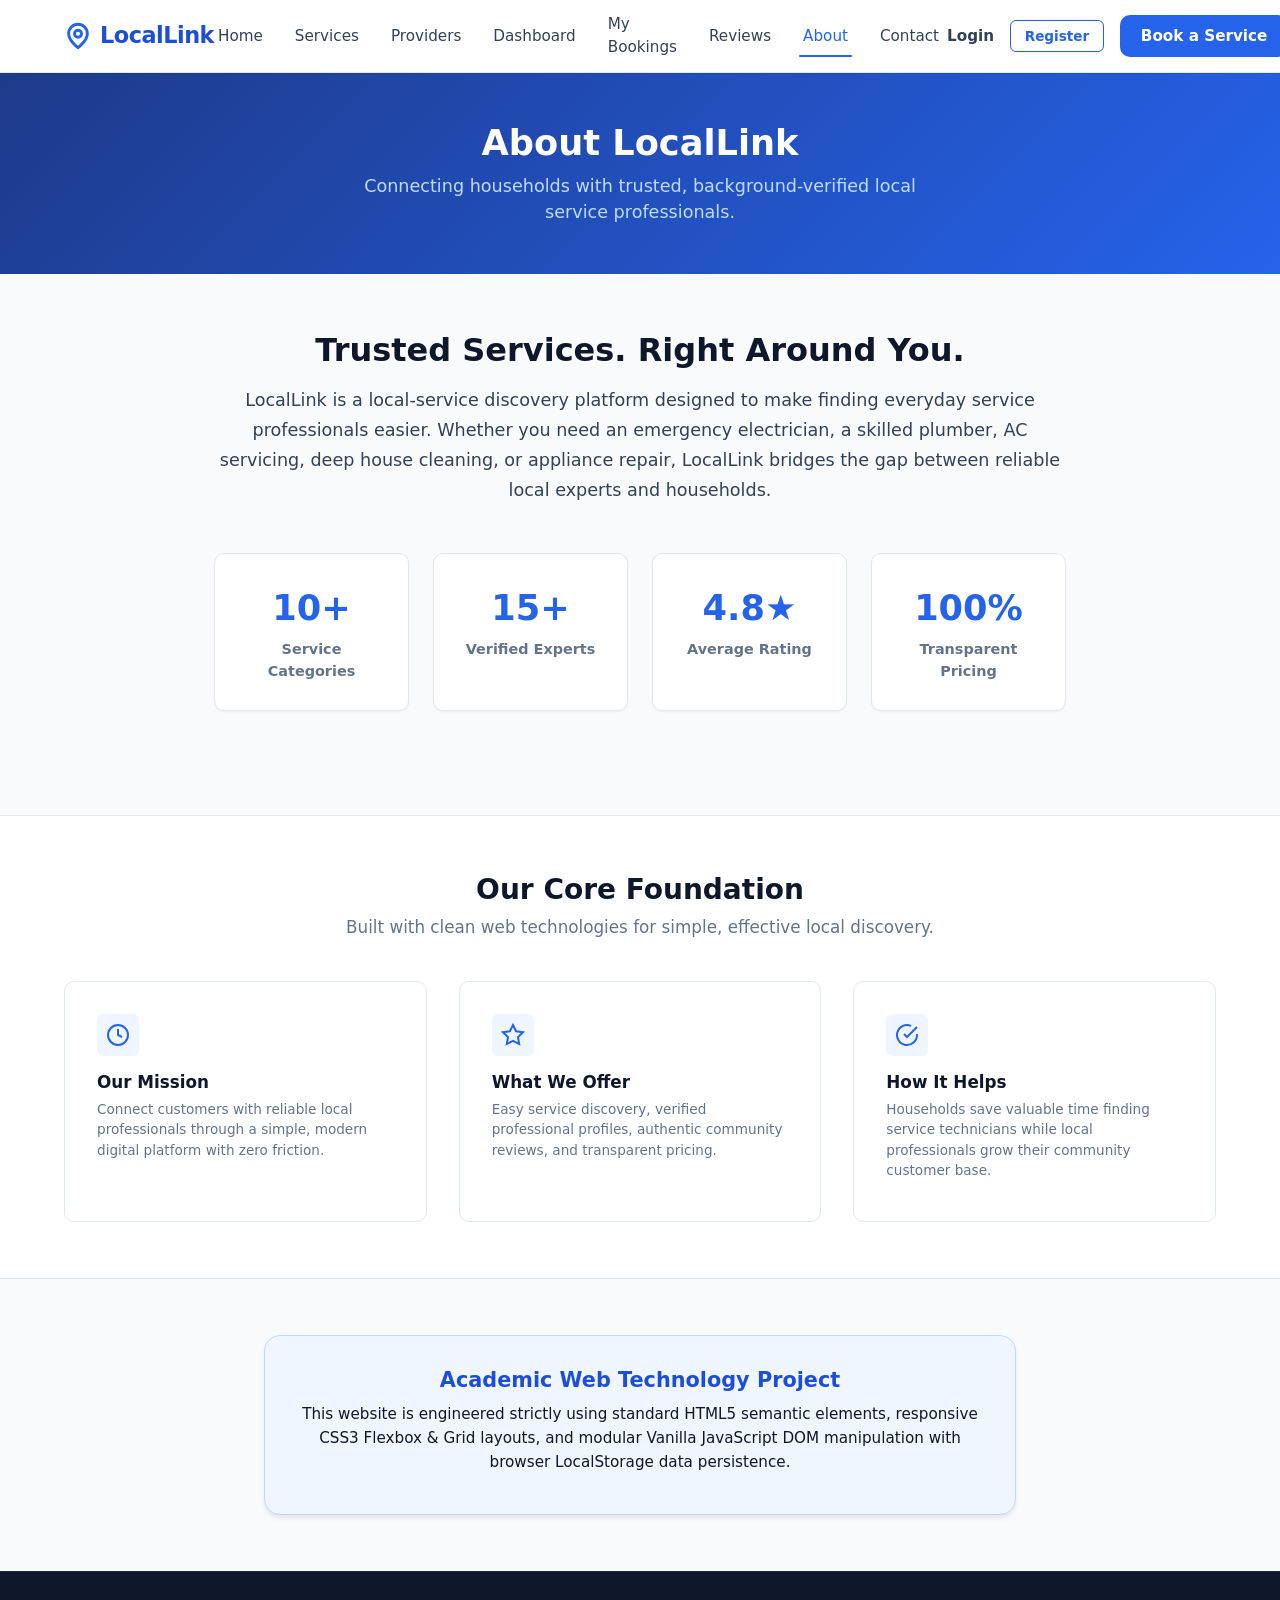
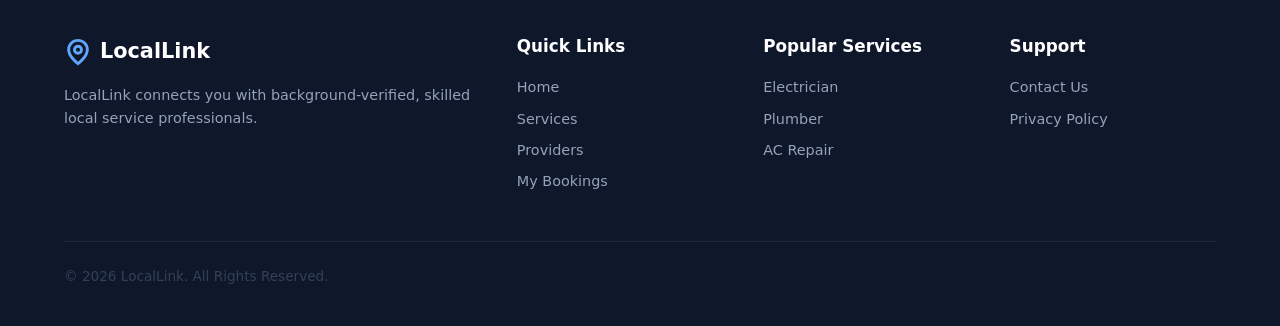
<file: about.html>
<!DOCTYPE html>
<html lang="en">
<head>
  <meta charset="UTF-8">
  <meta name="viewport" content="width=device-width, initial-scale=1.0">
  <title>About Us – LocalLink Platform</title>
  <meta name="description" content="Learn about LocalLink's mission to simplify local doorstep service discovery and professional booking.">
  <link rel="stylesheet" href="css/style.css">
  <link rel="stylesheet" href="css/components.css">
  <link rel="stylesheet" href="css/responsive.css">
  <style>
    .stats-grid {
      display: grid;
      grid-template-columns: repeat(4, 1fr);
      gap: 1.5rem;
      margin: 3rem 0;
    }
    .stat-card {
      background-color: var(--bg-card);
      border: 1px solid var(--border-color);
      border-radius: var(--radius-md);
      padding: 1.75rem;
      text-align: center;
      box-shadow: var(--shadow-sm);
    }
    .stat-number {
      font-size: 2.2rem;
      font-weight: 800;
      color: var(--primary);
      margin-bottom: 0.25rem;
    }
    .stat-label {
      font-size: 0.9rem;
      color: var(--text-muted);
      font-weight: 600;
    }
    @media screen and (max-width: 768px) {
      .stats-grid {
        grid-template-columns: repeat(2, 1fr);
      }
    }
  </style>
</head>
<body>

  <!-- Site Header -->
  <header class="site-header">
    <div class="container navbar">
      <a href="index.html" class="brand-logo">
        <svg class="brand-icon" viewBox="0 0 24 24" fill="none" stroke="currentColor" stroke-width="2.5"><path d="M20 10c0 6-8 12-8 12s-8-6-8-12a8 8 0 0 1 16 0Z"/><circle cx="12" cy="10" r="3"/></svg>
        <span>LocalLink</span>
      </a>

      <nav class="nav-links" id="mobileNav">
        <a href="index.html" class="nav-link">Home</a>
        <a href="services.html" class="nav-link">Services</a>
        <a href="providers.html" class="nav-link">Providers</a>
        <a href="dashboard.html" class="nav-link">Dashboard</a>
        <a href="my-bookings.html" class="nav-link">My Bookings</a>
        <a href="reviews.html" class="nav-link">Reviews</a>
        <a href="about.html" class="nav-link active">About</a>
        <a href="contact.html" class="nav-link">Contact</a>
        <div class="mobile-book-btn">
          <a href="booking.html" class="btn btn-primary btn-block">Book a Service</a>
        </div>
      </nav>

      <div class="header-actions">
        <div id="navAuthGroup" style="display: flex; align-items: center; gap: 0.75rem;"></div>
        <a href="booking.html" class="btn btn-primary">Book a Service</a>
        <button class="hamburger-btn" id="hamburgerBtn" aria-label="Toggle Navigation Menu">
          <svg width="24" height="24" viewBox="0 0 24 24" fill="none" stroke="currentColor" stroke-width="2"><line x1="3" y1="12" x2="21" y2="12"/><line x1="3" y1="6" x2="21" y2="6"/><line x1="3" y1="18" x2="21" y2="18"/></svg>
        </button>
      </div>
    </div>
  </header>

  <main>
    <section class="page-banner">
      <div class="container">
        <h1>About LocalLink</h1>
        <p>Connecting households with trusted, background-verified local service professionals.</p>
      </div>
    </section>

    <!-- Platform Introduction -->
    <section class="section">
      <div class="container" style="max-width: 900px;">
        <div style="text-align: center; margin-bottom: 3rem;">
          <h2 style="font-size: 2rem; margin-bottom: 1rem; color: var(--text-dark);">
            Trusted Services. Right Around You.
          </h2>
          <p style="font-size: 1.1rem; line-height: 1.7; color: var(--text-main);">
            LocalLink is a local-service discovery platform designed to make finding everyday service professionals easier. Whether you need an emergency electrician, a skilled plumber, AC servicing, deep house cleaning, or appliance repair, LocalLink bridges the gap between reliable local experts and households.
          </p>
        </div>

        <!-- Platform Stats -->
        <div class="stats-grid">
          <div class="stat-card">
            <div class="stat-number">10+</div>
            <div class="stat-label">Service Categories</div>
          </div>
          <div class="stat-card">
            <div class="stat-number">15+</div>
            <div class="stat-label">Verified Experts</div>
          </div>
          <div class="stat-card">
            <div class="stat-number">4.8★</div>
            <div class="stat-label">Average Rating</div>
          </div>
          <div class="stat-card">
            <div class="stat-number">100%</div>
            <div class="stat-label">Transparent Pricing</div>
          </div>
        </div>

      </div>
    </section>

    <!-- Mission & Offers Section -->
    <section class="section section-alt">
      <div class="container">
        <div class="section-header">
          <h2>Our Core Foundation</h2>
          <p>Built with clean web technologies for simple, effective local discovery.</p>
        </div>

        <div class="steps-grid" style="grid-template-columns: repeat(3, 1fr);">
          <div class="benefit-card" style="padding: 2rem;">
            <div class="benefit-icon">
              <svg viewBox="0 0 24 24" fill="none" stroke="currentColor" stroke-width="2"><circle cx="12" cy="12" r="10"/><polyline points="12 6 12 12 16 14"/></svg>
            </div>
            <h3>Our Mission</h3>
            <p>Connect customers with reliable local professionals through a simple, modern digital platform with zero friction.</p>
          </div>

          <div class="benefit-card" style="padding: 2rem;">
            <div class="benefit-icon">
              <svg viewBox="0 0 24 24" fill="none" stroke="currentColor" stroke-width="2"><polygon points="12 2 15.09 8.26 22 9.27 17 14.14 18.18 21.02 12 17.77 5.82 21.02 7 14.14 2 9.27 8.91 8.26 12 2"/></svg>
            </div>
            <h3>What We Offer</h3>
            <p>Easy service discovery, verified professional profiles, authentic community reviews, and transparent pricing.</p>
          </div>

          <div class="benefit-card" style="padding: 2rem;">
            <div class="benefit-icon">
              <svg viewBox="0 0 24 24" fill="none" stroke="currentColor" stroke-width="2"><path d="M22 11.08V12a10 10 0 1 1-5.93-9.14"/><polyline points="22 4 12 14.01 9 11.01"/></svg>
            </div>
            <h3>How It Helps</h3>
            <p>Households save valuable time finding service technicians while local professionals grow their community customer base.</p>
          </div>
        </div>
      </div>
    </section>

    <!-- Academic Project Note -->
    <section class="section">
      <div class="container" style="max-width: 800px;">
        <div class="form-card" style="background-color: var(--primary-light); border-color: #bfdbfe; text-align: center;">
          <h3 style="color: var(--primary-dark); font-size: 1.3rem; margin-bottom: 0.5rem;">Academic Web Technology Project</h3>
          <p style="color: var(--text-dark); line-height: 1.6; font-size: 0.95rem;">
            This website is engineered strictly using standard HTML5 semantic elements, responsive CSS3 Flexbox & Grid layouts, and modular Vanilla JavaScript DOM manipulation with browser LocalStorage data persistence.
          </p>
        </div>
      </div>
    </section>
  </main>

  <!-- Site Footer -->
  <footer class="site-footer">
    <div class="container">
      <div class="footer-grid">
        <div class="footer-col">
          <div class="footer-brand">
            <svg class="brand-icon" viewBox="0 0 24 24" fill="none" stroke="currentColor" stroke-width="2.5"><path d="M20 10c0 6-8 12-8 12s-8-6-8-12a8 8 0 0 1 16 0Z"/><circle cx="12" cy="10" r="3"/></svg>
            <span>LocalLink</span>
          </div>
          <p>LocalLink connects you with background-verified, skilled local service professionals.</p>
        </div>

        <div class="footer-col">
          <h4>Quick Links</h4>
          <div class="footer-links">
            <a href="index.html">Home</a>
            <a href="services.html">Services</a>
            <a href="providers.html">Providers</a>
            <a href="my-bookings.html">My Bookings</a>
          </div>
        </div>

        <div class="footer-col">
          <h4>Popular Services</h4>
          <div class="footer-links">
            <a href="providers.html?service=Electrician">Electrician</a>
            <a href="providers.html?service=Plumber">Plumber</a>
            <a href="providers.html?service=AC%20Repair">AC Repair</a>
          </div>
        </div>

        <div class="footer-col">
          <h4>Support</h4>
          <div class="footer-links">
            <a href="contact.html">Contact Us</a>
            <a href="about.html">Privacy Policy</a>
          </div>
        </div>
      </div>

      <div class="footer-bottom">
        <p>&copy; 2026 LocalLink. All Rights Reserved.</p>
      </div>
    </div>
  </footer>

  <script src="js/data.js"></script>
  <script src="js/main.js"></script>
  <script src="js/auth.js"></script>
</body>
</html>
</file>
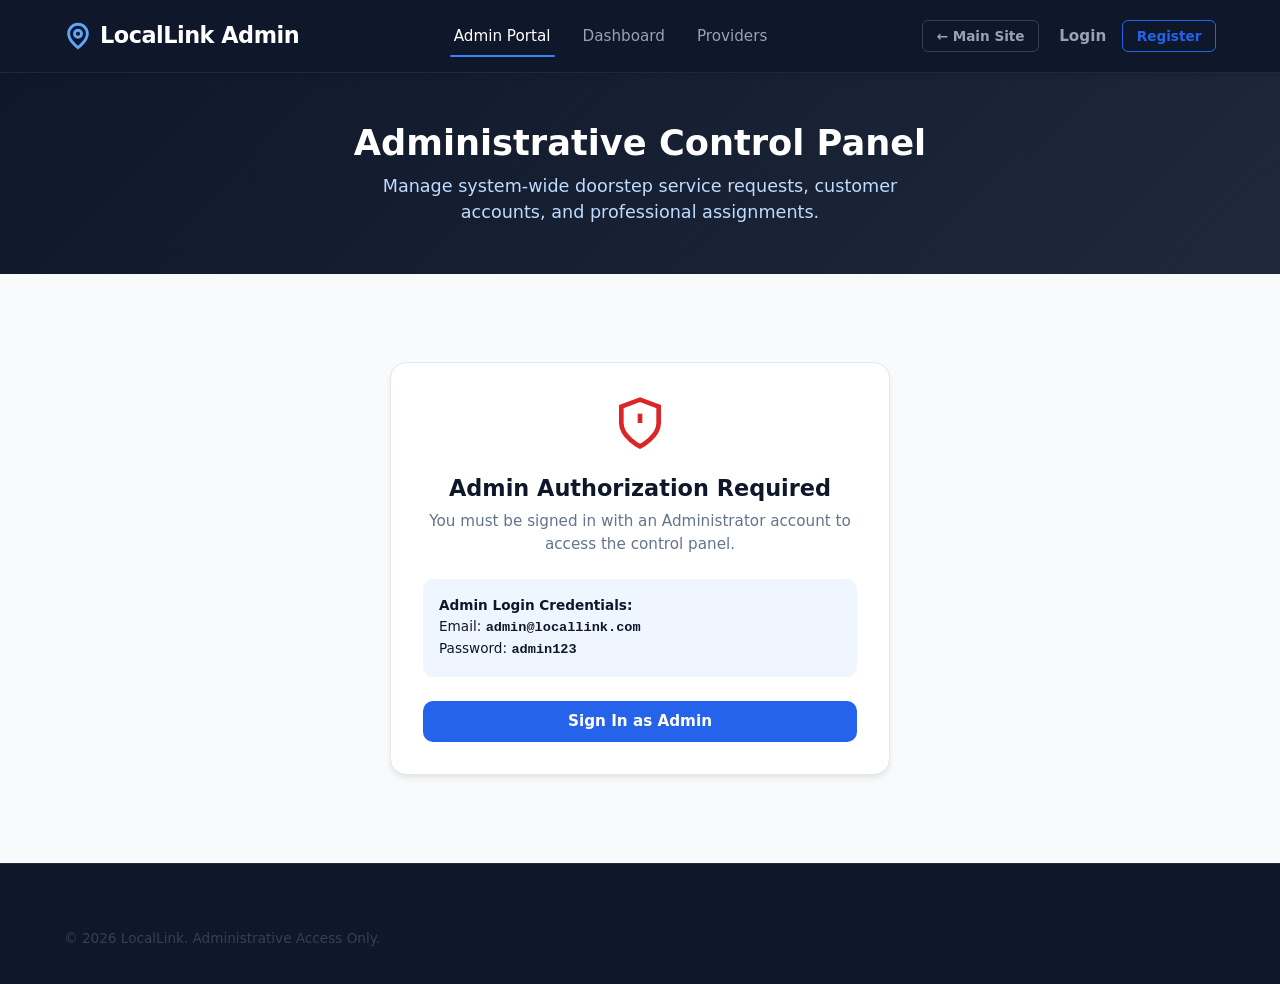
<file: admin.html>
<!DOCTYPE html>
<html lang="en">
<head>
  <meta charset="UTF-8">
  <meta name="viewport" content="width=device-width, initial-scale=1.0">
  <title>Admin Management Portal – LocalLink</title>
  <meta name="description" content="LocalLink Platform Administrative Control Panel for managing system bookings, user accounts, and service statuses.">
  <link rel="stylesheet" href="css/style.css">
  <link rel="stylesheet" href="css/components.css">
  <link rel="stylesheet" href="css/responsive.css">
  <style>
    .admin-stats-grid {
      display: grid;
      grid-template-columns: repeat(4, 1fr);
      gap: 1.25rem;
      margin-bottom: 2rem;
    }
    .admin-stat-card {
      background-color: var(--bg-card);
      border: 1px solid var(--border-color);
      border-radius: var(--radius-md);
      padding: 1.25rem;
      box-shadow: var(--shadow-sm);
    }
    .admin-stat-val {
      font-size: 2rem;
      font-weight: 800;
      color: var(--primary-dark);
    }
    .admin-stat-lbl {
      font-size: 0.85rem;
      color: var(--text-muted);
      font-weight: 600;
      text-transform: uppercase;
      letter-spacing: 0.5px;
    }
    .admin-table-wrap {
      background-color: var(--bg-card);
      border: 1px solid var(--border-color);
      border-radius: var(--radius-md);
      overflow-x: auto;
      margin-bottom: 2rem;
    }
    .admin-table {
      width: 100%;
      border-collapse: collapse;
      font-size: 0.9rem;
      text-align: left;
    }
    .admin-table th, .admin-table td {
      padding: 0.85rem 1rem;
      border-bottom: 1px solid var(--border-light);
    }
    .admin-table th {
      background-color: var(--bg-main);
      color: var(--text-dark);
      font-weight: 700;
    }
    @media screen and (max-width: 768px) {
      .admin-stats-grid {
        grid-template-columns: repeat(2, 1fr);
      }
    }
  </style>
</head>
<body>

  <!-- Site Header (Executive Admin Theme) -->
  <header class="site-header dashboard-header">
    <div class="container navbar">
      <a href="admin.html" class="brand-logo">
        <svg class="brand-icon" viewBox="0 0 24 24" fill="none" stroke="currentColor" stroke-width="2.5"><path d="M20 10c0 6-8 12-8 12s-8-6-8-12a8 8 0 0 1 16 0Z"/><circle cx="12" cy="10" r="3"/></svg>
        <span>LocalLink Admin</span>
      </a>

      <nav class="nav-links" id="mobileNav">
        <a href="admin.html" class="nav-link active">Admin Portal</a>
        <a href="dashboard.html" class="nav-link">Dashboard</a>
        <a href="providers.html" class="nav-link">Providers</a>
        <div class="mobile-book-btn">
          <a href="booking.html" class="btn btn-primary btn-block">Book a Service</a>
        </div>
      </nav>

      <div class="header-actions">
        <a href="index.html" class="btn btn-sm btn-outline" style="color: #94a3b8; border-color: #334155;">&larr; Main Site</a>
        <div id="navAuthGroup" style="display: flex; align-items: center; gap: 0.75rem;"></div>
        <button class="hamburger-btn" id="hamburgerBtn" aria-label="Toggle Navigation Menu">
          <svg width="24" height="24" viewBox="0 0 24 24" fill="none" stroke="currentColor" stroke-width="2"><line x1="3" y1="12" x2="21" y2="12"/><line x1="3" y1="6" x2="21" y2="6"/><line x1="3" y1="18" x2="21" y2="18"/></svg>
        </button>
      </div>
    </div>
  </header>

  <main>
    <section class="page-banner" style="background: linear-gradient(135deg, #0f172a 0%, #1e293b 100%);">
      <div class="container">
        <h1>Administrative Control Panel</h1>
        <p>Manage system-wide doorstep service requests, customer accounts, and professional assignments.</p>
      </div>
    </section>

    <section class="section">
      <div class="container" id="adminContainer">
        <!-- Rendered dynamically by js/admin.js -->
      </div>
    </section>
  </main>

  <!-- Site Footer -->
  <footer class="site-footer">
    <div class="container">
      <div class="footer-bottom" style="border: none; padding: 0;">
        <p>&copy; 2026 LocalLink. Administrative Access Only.</p>
      </div>
    </div>
  </footer>

  <script src="js/data.js"></script>
  <script src="js/main.js"></script>
  <script src="js/auth.js"></script>
  <script src="js/admin.js"></script>
</body>
</html>
</file>
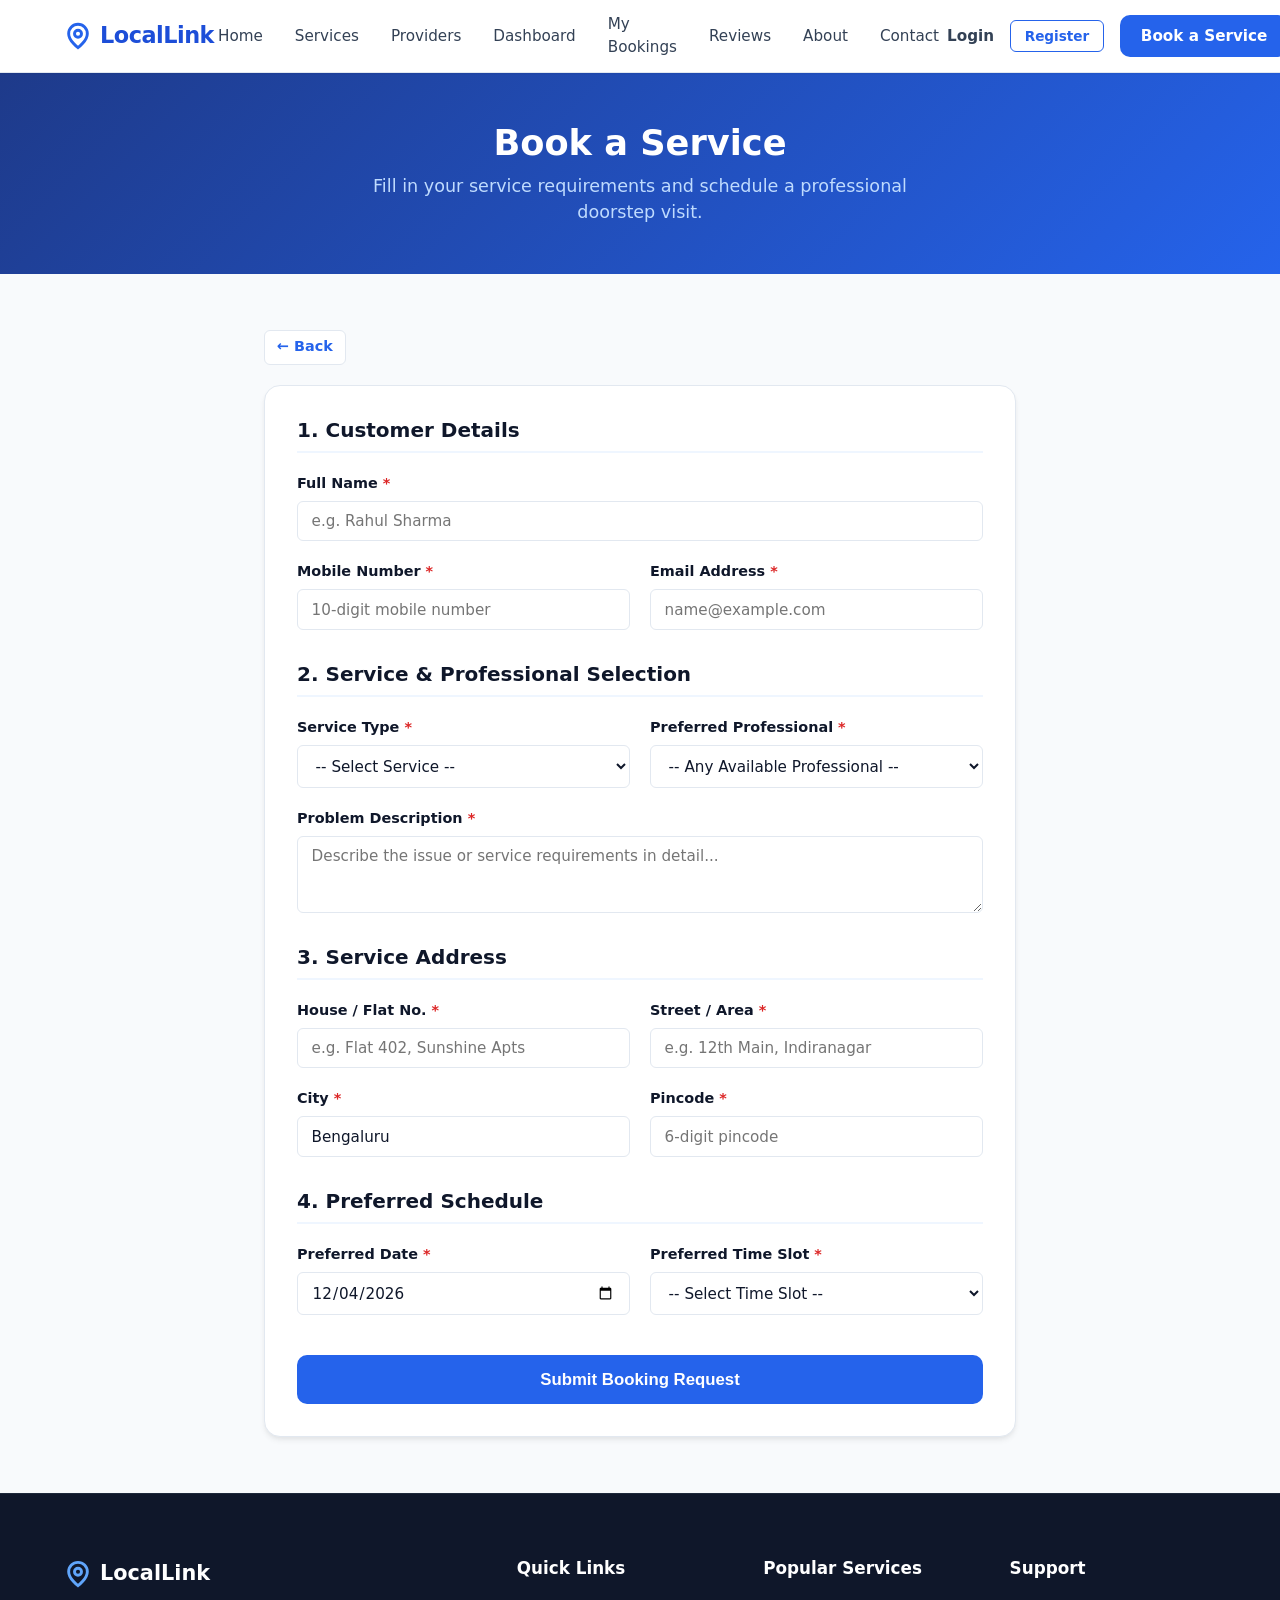
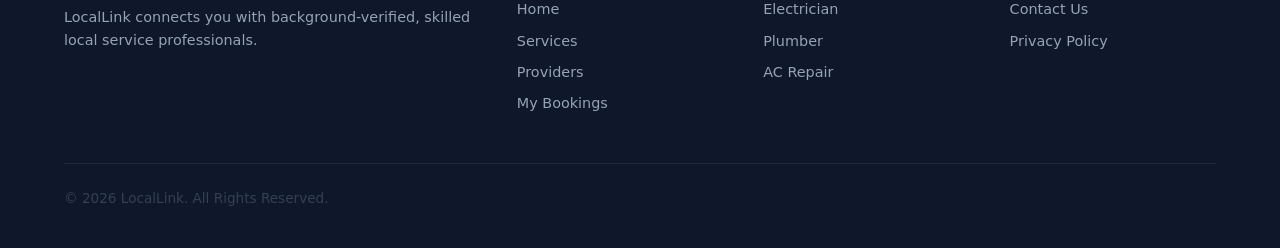
<file: booking.html>
<!DOCTYPE html>
<html lang="en">
<head>
  <meta charset="UTF-8">
  <meta name="viewport" content="width=device-width, initial-scale=1.0">
  <title>Book a Service – LocalLink</title>
  <meta name="description" content="Send a booking request for local electrician, plumber, AC repair, cleaning, or maintenance services.">
  <link rel="stylesheet" href="css/style.css">
  <link rel="stylesheet" href="css/components.css">
  <link rel="stylesheet" href="css/responsive.css">
</head>
<body>

  <!-- Site Header -->
  <header class="site-header">
    <div class="container navbar">
      <a href="index.html" class="brand-logo">
        <svg class="brand-icon" viewBox="0 0 24 24" fill="none" stroke="currentColor" stroke-width="2.5"><path d="M20 10c0 6-8 12-8 12s-8-6-8-12a8 8 0 0 1 16 0Z"/><circle cx="12" cy="10" r="3"/></svg>
        <span>LocalLink</span>
      </a>

      <nav class="nav-links" id="mobileNav">
        <a href="index.html" class="nav-link">Home</a>
        <a href="services.html" class="nav-link">Services</a>
        <a href="providers.html" class="nav-link">Providers</a>
        <a href="dashboard.html" class="nav-link">Dashboard</a>
        <a href="my-bookings.html" class="nav-link">My Bookings</a>
        <a href="reviews.html" class="nav-link">Reviews</a>
        <a href="about.html" class="nav-link">About</a>
        <a href="contact.html" class="nav-link">Contact</a>
        <div class="mobile-book-btn">
          <a href="booking.html" class="btn btn-primary btn-block">Book a Service</a>
        </div>
      </nav>

      <div class="header-actions">
        <div id="navAuthGroup" style="display: flex; align-items: center; gap: 0.75rem;"></div>
        <a href="booking.html" class="btn btn-primary">Book a Service</a>
        <button class="hamburger-btn" id="hamburgerBtn" aria-label="Toggle Navigation Menu">
          <svg width="24" height="24" viewBox="0 0 24 24" fill="none" stroke="currentColor" stroke-width="2"><line x1="3" y1="12" x2="21" y2="12"/><line x1="3" y1="6" x2="21" y2="6"/><line x1="3" y1="18" x2="21" y2="18"/></svg>
        </button>
      </div>
    </div>
  </header>

  <main>
    <section class="page-banner">
      <div class="container">
        <h1>Book a Service</h1>
        <p>Fill in your service requirements and schedule a professional doorstep visit.</p>
      </div>
    </section>

    <section class="section">
      <div class="container" style="max-width: 800px;">

        <a href="javascript:history.back()" class="back-nav-link">&larr; Back</a>

        <form id="bookingForm" class="form-card" novalidate>
          
          <!-- Section 1: Customer Details -->
          <div style="margin-bottom: 2rem;">
            <h3 style="margin-bottom: 1.25rem; border-bottom: 2px solid var(--primary-light); padding-bottom: 0.5rem;">
              1. Customer Details
            </h3>
            <div class="form-grid">
              <div class="form-group full-width">
                <label for="customerName" class="form-label">Full Name <span class="required">*</span></label>
                <input type="text" id="customerName" class="form-control" placeholder="e.g. Rahul Sharma">
                <div class="form-error-msg" id="errCustomerName">Please enter your full name.</div>
              </div>

              <div class="form-group">
                <label for="customerMobile" class="form-label">Mobile Number <span class="required">*</span></label>
                <input type="tel" id="customerMobile" class="form-control" placeholder="10-digit mobile number" maxlength="10">
                <div class="form-error-msg" id="errCustomerMobile">Please enter a valid 10-digit mobile number.</div>
              </div>

              <div class="form-group">
                <label for="customerEmail" class="form-label">Email Address <span class="required">*</span></label>
                <input type="email" id="customerEmail" class="form-control" placeholder="name@example.com">
                <div class="form-error-msg" id="errCustomerEmail">Please enter a valid email address.</div>
              </div>
            </div>
          </div>

          <!-- Section 2: Service Details -->
          <div style="margin-bottom: 2rem;">
            <h3 style="margin-bottom: 1.25rem; border-bottom: 2px solid var(--primary-light); padding-bottom: 0.5rem;">
              2. Service & Professional Selection
            </h3>
            <div class="form-grid">
              <div class="form-group">
                <label for="bookingService" class="form-label">Service Type <span class="required">*</span></label>
                <select id="bookingService" class="form-control">
                  <option value="">-- Select Service --</option>
                  <!-- Populated dynamically -->
                </select>
                <div class="form-error-msg" id="errBookingService">Please select a service category.</div>
              </div>

              <div class="form-group">
                <label for="bookingProvider" class="form-label">Preferred Professional <span class="required">*</span></label>
                <select id="bookingProvider" class="form-control">
                  <option value="">-- Any Available Professional --</option>
                  <!-- Populated based on selected service -->
                </select>
                <div class="form-error-msg" id="errBookingProvider">Please select a professional.</div>
              </div>

              <div class="form-group full-width">
                <label for="problemDescription" class="form-label">Problem Description <span class="required">*</span></label>
                <textarea id="problemDescription" class="form-control" rows="3" placeholder="Describe the issue or service requirements in detail..."></textarea>
                <div class="form-error-msg" id="errProblemDescription">Please describe the problem or service needed.</div>
              </div>
            </div>
          </div>

          <!-- Section 3: Address Details -->
          <div style="margin-bottom: 2rem;">
            <h3 style="margin-bottom: 1.25rem; border-bottom: 2px solid var(--primary-light); padding-bottom: 0.5rem;">
              3. Service Address
            </h3>
            <div class="form-grid">
              <div class="form-group">
                <label for="houseNo" class="form-label">House / Flat No. <span class="required">*</span></label>
                <input type="text" id="houseNo" class="form-control" placeholder="e.g. Flat 402, Sunshine Apts">
                <div class="form-error-msg" id="errHouseNo">Please enter house or flat number.</div>
              </div>

              <div class="form-group">
                <label for="streetArea" class="form-label">Street / Area <span class="required">*</span></label>
                <input type="text" id="streetArea" class="form-control" placeholder="e.g. 12th Main, Indiranagar">
                <div class="form-error-msg" id="errStreetArea">Please enter street or area name.</div>
              </div>

              <div class="form-group">
                <label for="city" class="form-label">City <span class="required">*</span></label>
                <input type="text" id="city" class="form-control" value="Bengaluru">
                <div class="form-error-msg" id="errCity">Please enter city name.</div>
              </div>

              <div class="form-group">
                <label for="pincode" class="form-label">Pincode <span class="required">*</span></label>
                <input type="text" id="pincode" class="form-control" placeholder="6-digit pincode" maxlength="6">
                <div class="form-error-msg" id="errPincode">Please enter a valid 6-digit pincode.</div>
              </div>
            </div>
          </div>

          <!-- Section 4: Schedule -->
          <div style="margin-bottom: 2.5rem;">
            <h3 style="margin-bottom: 1.25rem; border-bottom: 2px solid var(--primary-light); padding-bottom: 0.5rem;">
              4. Preferred Schedule
            </h3>
            <div class="form-grid">
              <div class="form-group">
                <label for="bookingDate" class="form-label">Preferred Date <span class="required">*</span></label>
                <input type="date" id="bookingDate" class="form-control">
                <div class="form-error-msg" id="errBookingDate">Please select a valid date (today or future).</div>
              </div>

              <div class="form-group">
                <label for="timeSlot" class="form-label">Preferred Time Slot <span class="required">*</span></label>
                <select id="timeSlot" class="form-control">
                  <option value="">-- Select Time Slot --</option>
                  <option value="9:00 AM – 11:00 AM">9:00 AM – 11:00 AM</option>
                  <option value="11:00 AM – 1:00 PM">11:00 AM – 1:00 PM</option>
                  <option value="2:00 PM – 4:00 PM">2:00 PM – 4:00 PM</option>
                  <option value="4:00 PM – 6:00 PM">4:00 PM – 6:00 PM</option>
                </select>
                <div class="form-error-msg" id="errTimeSlot">Please select a time slot.</div>
              </div>
            </div>
          </div>

          <button type="submit" class="btn btn-primary btn-lg btn-block" id="btnSubmitBooking">
            Submit Booking Request
          </button>
        </form>

      </div>
    </section>
  </main>

  <!-- Booking Confirmation Overlay / Modal -->
  <div class="modal-overlay" id="confirmationModal">
    <div class="modal-box">
      <div class="modal-icon-wrap success">
        <svg style="width: 36px; height: 36px;" viewBox="0 0 24 24" fill="none" stroke="currentColor" stroke-width="3"><polyline points="20 6 9 17 4 12"/></svg>
      </div>
      <h2 style="font-size: 1.5rem; margin-bottom: 0.5rem; color: var(--text-dark);">Booking Request Submitted!</h2>
      <p style="color: var(--text-muted); font-size: 0.95rem; margin-bottom: 1.5rem;">
        Your booking request has been successfully recorded in LocalLink.
      </p>

      <div style="background-color: var(--bg-main); border: 1px solid var(--border-color); border-radius: var(--radius-md); padding: 1.25rem; text-align: left; font-size: 0.9rem; margin-bottom: 1.5rem;">
        <div style="display: flex; justify-content: space-between; margin-bottom: 0.5rem;">
          <span style="color: var(--text-muted);">Booking ID:</span>
          <strong id="confBookingId" style="color: var(--primary-dark);">LL2026xxxx</strong>
        </div>
        <div style="display: flex; justify-content: space-between; margin-bottom: 0.5rem;">
          <span style="color: var(--text-muted);">Professional:</span>
          <strong id="confProviderName">-</strong>
        </div>
        <div style="display: flex; justify-content: space-between; margin-bottom: 0.5rem;">
          <span style="color: var(--text-muted);">Service:</span>
          <span id="confServiceName" style="font-weight: 600;">-</span>
        </div>
        <div style="display: flex; justify-content: space-between; margin-bottom: 0.5rem;">
          <span style="color: var(--text-muted);">Schedule:</span>
          <span id="confSchedule" style="font-weight: 600;">-</span>
        </div>
        <div style="display: flex; justify-content: space-between; margin-bottom: 0.5rem;">
          <span style="color: var(--text-muted);">Status:</span>
          <span class="badge badge-warning" id="confStatus">Pending</span>
        </div>
      </div>

      <div class="modal-actions">
        <a href="my-bookings.html" class="btn btn-primary" id="btnGoToBookings">View My Bookings</a>
        <a href="index.html" class="btn btn-secondary" id="btnBackHome">Back to Home</a>
      </div>
    </div>
  </div>

  <!-- Site Footer -->
  <footer class="site-footer">
    <div class="container">
      <div class="footer-grid">
        <div class="footer-col">
          <div class="footer-brand">
            <svg class="brand-icon" viewBox="0 0 24 24" fill="none" stroke="currentColor" stroke-width="2.5"><path d="M20 10c0 6-8 12-8 12s-8-6-8-12a8 8 0 0 1 16 0Z"/><circle cx="12" cy="10" r="3"/></svg>
            <span>LocalLink</span>
          </div>
          <p>LocalLink connects you with background-verified, skilled local service professionals.</p>
        </div>

        <div class="footer-col">
          <h4>Quick Links</h4>
          <div class="footer-links">
            <a href="index.html">Home</a>
            <a href="services.html">Services</a>
            <a href="providers.html">Providers</a>
            <a href="my-bookings.html">My Bookings</a>
          </div>
        </div>

        <div class="footer-col">
          <h4>Popular Services</h4>
          <div class="footer-links">
            <a href="providers.html?service=Electrician">Electrician</a>
            <a href="providers.html?service=Plumber">Plumber</a>
            <a href="providers.html?service=AC%20Repair">AC Repair</a>
          </div>
        </div>

        <div class="footer-col">
          <h4>Support</h4>
          <div class="footer-links">
            <a href="contact.html">Contact Us</a>
            <a href="about.html">Privacy Policy</a>
          </div>
        </div>
      </div>

      <div class="footer-bottom">
        <p>&copy; 2026 LocalLink. All Rights Reserved.</p>
      </div>
    </div>
  </footer>

  <script src="js/data.js"></script>
  <script src="js/main.js"></script>
  <script src="js/auth.js"></script>
  <script src="js/booking.js"></script>
</body>
</html>
</file>
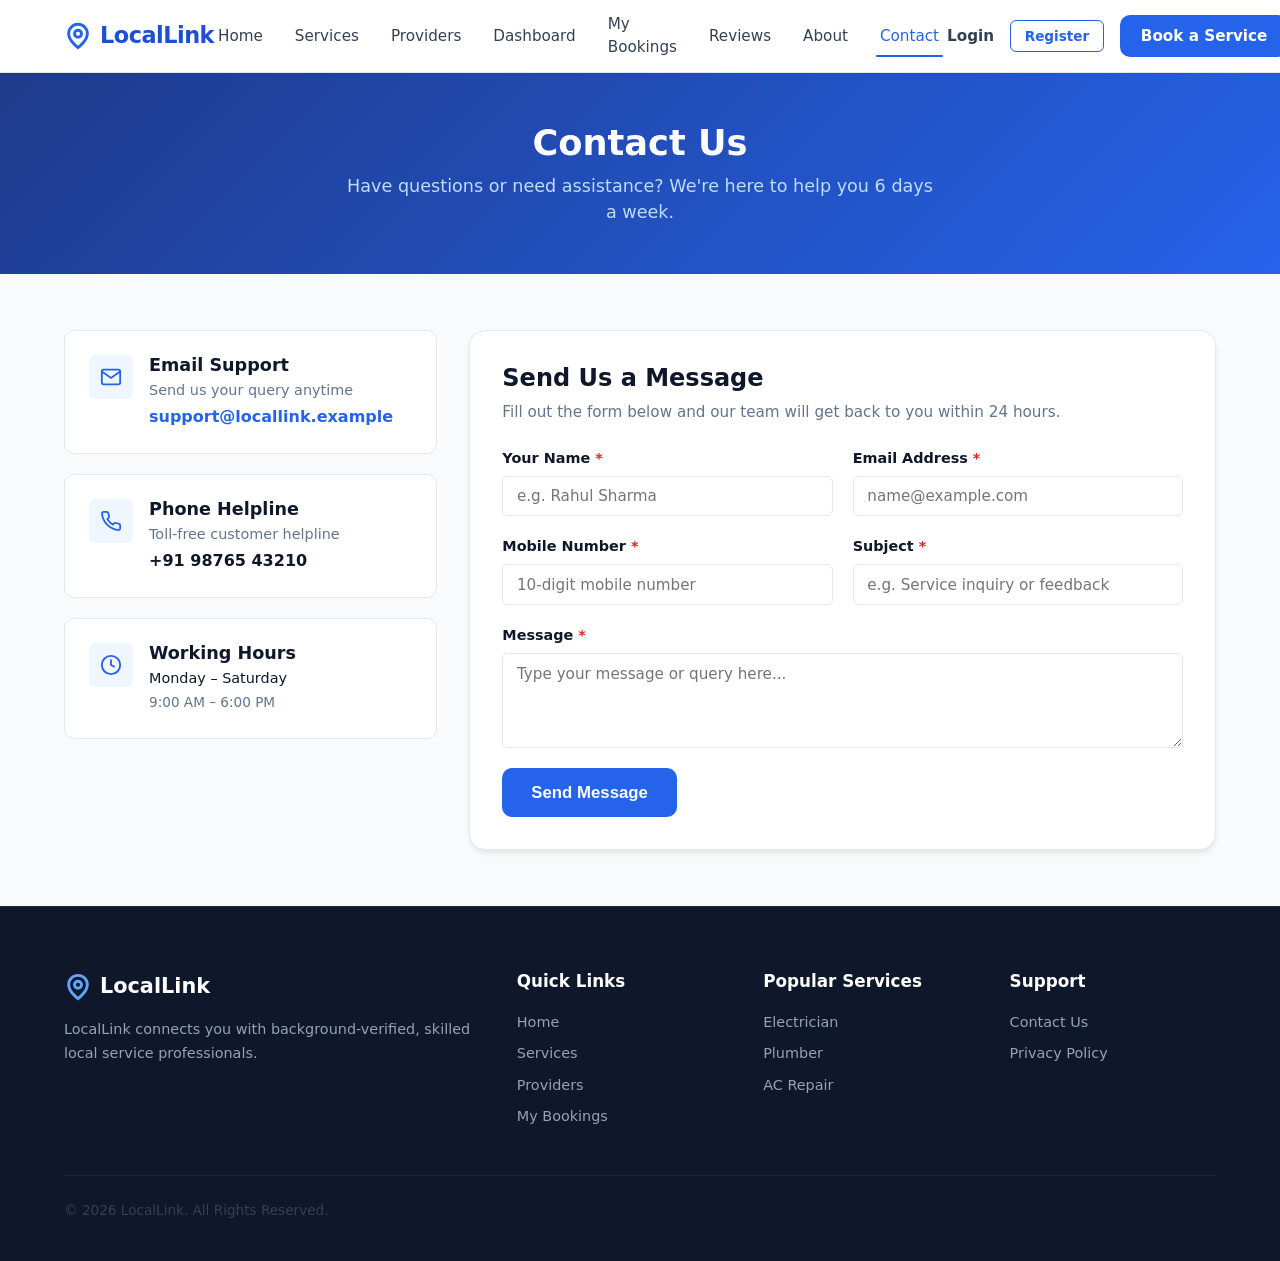
<file: contact.html>
<!DOCTYPE html>
<html lang="en">
<head>
  <meta charset="UTF-8">
  <meta name="viewport" content="width=device-width, initial-scale=1.0">
  <title>Contact Us – LocalLink Support</title>
  <meta name="description" content="Get in touch with LocalLink support team for service inquiries, assistance, or feedback.">
  <link rel="stylesheet" href="css/style.css">
  <link rel="stylesheet" href="css/components.css">
  <link rel="stylesheet" href="css/responsive.css">
  <style>
    .contact-info-card {
      background-color: var(--bg-card);
      border: 1px solid var(--border-color);
      border-radius: var(--radius-md);
      padding: 1.5rem;
      display: flex;
      align-items: flex-start;
      gap: 1rem;
      margin-bottom: 1.25rem;
    }
    .contact-icon {
      width: 44px;
      height: 44px;
      border-radius: var(--radius-sm);
      background-color: var(--primary-light);
      color: var(--primary);
      display: flex;
      align-items: center;
      justify-content: center;
      flex-shrink: 0;
    }
    .contact-icon svg {
      width: 22px;
      height: 22px;
    }
  </style>
</head>
<body>

  <!-- Site Header -->
  <header class="site-header">
    <div class="container navbar">
      <a href="index.html" class="brand-logo">
        <svg class="brand-icon" viewBox="0 0 24 24" fill="none" stroke="currentColor" stroke-width="2.5"><path d="M20 10c0 6-8 12-8 12s-8-6-8-12a8 8 0 0 1 16 0Z"/><circle cx="12" cy="10" r="3"/></svg>
        <span>LocalLink</span>
      </a>

      <nav class="nav-links" id="mobileNav">
        <a href="index.html" class="nav-link">Home</a>
        <a href="services.html" class="nav-link">Services</a>
        <a href="providers.html" class="nav-link">Providers</a>
        <a href="dashboard.html" class="nav-link">Dashboard</a>
        <a href="my-bookings.html" class="nav-link">My Bookings</a>
        <a href="reviews.html" class="nav-link">Reviews</a>
        <a href="about.html" class="nav-link">About</a>
        <a href="contact.html" class="nav-link active">Contact</a>
        <div class="mobile-book-btn">
          <a href="booking.html" class="btn btn-primary btn-block">Book a Service</a>
        </div>
      </nav>

      <div class="header-actions">
        <div id="navAuthGroup" style="display: flex; align-items: center; gap: 0.75rem;"></div>
        <a href="booking.html" class="btn btn-primary">Book a Service</a>
        <button class="hamburger-btn" id="hamburgerBtn" aria-label="Toggle Navigation Menu">
          <svg width="24" height="24" viewBox="0 0 24 24" fill="none" stroke="currentColor" stroke-width="2"><line x1="3" y1="12" x2="21" y2="12"/><line x1="3" y1="6" x2="21" y2="6"/><line x1="3" y1="18" x2="21" y2="18"/></svg>
        </button>
      </div>
    </div>
  </header>

  <main>
    <section class="page-banner">
      <div class="container">
        <h1>Contact Us</h1>
        <p>Have questions or need assistance? We're here to help you 6 days a week.</p>
      </div>
    </section>

    <section class="section">
      <div class="container">
        <div class="filter-layout" style="grid-template-columns: 1fr 2fr; align-items: start;">
          
          <!-- Contact Info Sidebar -->
          <div>
            <div class="contact-info-card">
              <div class="contact-icon">
                <svg viewBox="0 0 24 24" fill="none" stroke="currentColor" stroke-width="2"><path d="M4 4h16c1.1 0 2 .9 2 2v12c0 1.1-.9 2-2 2H4c-1.1 0-2-.9-2-2V6c0-1.1.9-2 2-2z"/><polyline points="22,6 12,13 2,6"/></svg>
              </div>
              <div>
                <h4 style="color: var(--text-dark); margin-bottom: 0.2rem;">Email Support</h4>
                <p style="font-size: 0.9rem; color: var(--text-muted); margin-bottom: 0.2rem;">Send us your query anytime</p>
                <a href="mailto:support@locallink.example" style="font-weight: 600;">support@locallink.example</a>
              </div>
            </div>

            <div class="contact-info-card">
              <div class="contact-icon">
                <svg viewBox="0 0 24 24" fill="none" stroke="currentColor" stroke-width="2"><path d="M22 16.92v3a2 2 0 0 1-2.18 2 19.79 19.79 0 0 1-8.63-3.07 19.5 19.5 0 0 1-6-6 19.79 19.79 0 0 1-3.07-8.67A2 2 0 0 1 4.11 2h3a2 2 0 0 1 2 1.72 12.84 12.84 0 0 0 .7 2.81 2 2 0 0 1-.45 2.11L8.09 9.91a16 16 0 0 0 6 6l1.27-1.27a2 2 0 0 1 2.11-.45 12.84 12.84 0 0 0 2.81.7A2 2 0 0 1 22 16.92z"/></svg>
              </div>
              <div>
                <h4 style="color: var(--text-dark); margin-bottom: 0.2rem;">Phone Helpline</h4>
                <p style="font-size: 0.9rem; color: var(--text-muted); margin-bottom: 0.2rem;">Toll-free customer helpline</p>
                <strong style="color: var(--text-dark);">+91 98765 43210</strong>
              </div>
            </div>

            <div class="contact-info-card">
              <div class="contact-icon">
                <svg viewBox="0 0 24 24" fill="none" stroke="currentColor" stroke-width="2"><circle cx="12" cy="12" r="10"/><polyline points="12 6 12 12 16 14"/></svg>
              </div>
              <div>
                <h4 style="color: var(--text-dark); margin-bottom: 0.2rem;">Working Hours</h4>
                <p style="font-size: 0.9rem; color: var(--text-dark); margin: 0;">Monday – Saturday</p>
                <span style="font-size: 0.85rem; color: var(--text-muted);">9:00 AM – 6:00 PM</span>
              </div>
            </div>
          </div>

          <!-- Contact Form Card -->
          <div class="form-card">
            <h2 style="font-size: 1.5rem; margin-bottom: 0.5rem; color: var(--text-dark);">Send Us a Message</h2>
            <p style="color: var(--text-muted); font-size: 0.95rem; margin-bottom: 1.5rem;">
              Fill out the form below and our team will get back to you within 24 hours.
            </p>

            <div id="contactSuccessMsg" class="badge badge-success" style="display: none; padding: 1rem; width: 100%; font-size: 0.95rem; justify-content: center; margin-bottom: 1.5rem;">
              Thank you! Your message has been received. Our team will contact you shortly.
            </div>

            <form id="contactForm" novalidate>
              <div class="form-grid">
                <div class="form-group">
                  <label for="contactName" class="form-label">Your Name <span class="required">*</span></label>
                  <input type="text" id="contactName" class="form-control" placeholder="e.g. Rahul Sharma">
                  <div class="form-error-msg" id="errContactName">Please enter your name.</div>
                </div>

                <div class="form-group">
                  <label for="contactEmail" class="form-label">Email Address <span class="required">*</span></label>
                  <input type="email" id="contactEmail" class="form-control" placeholder="name@example.com">
                  <div class="form-error-msg" id="errContactEmail">Please enter a valid email address.</div>
                </div>

                <div class="form-group">
                  <label for="contactMobile" class="form-label">Mobile Number <span class="required">*</span></label>
                  <input type="tel" id="contactMobile" class="form-control" placeholder="10-digit mobile number" maxlength="10">
                  <div class="form-error-msg" id="errContactMobile">Please enter a valid 10-digit mobile number.</div>
                </div>

                <div class="form-group">
                  <label for="contactSubject" class="form-label">Subject <span class="required">*</span></label>
                  <input type="text" id="contactSubject" class="form-control" placeholder="e.g. Service inquiry or feedback">
                  <div class="form-error-msg" id="errContactSubject">Please enter a subject.</div>
                </div>

                <div class="form-group full-width">
                  <label for="contactMessage" class="form-label">Message <span class="required">*</span></label>
                  <textarea id="contactMessage" class="form-control" rows="4" placeholder="Type your message or query here..."></textarea>
                  <div class="form-error-msg" id="errContactMessage">Please enter your message.</div>
                </div>
              </div>

              <button type="submit" class="btn btn-primary btn-lg" style="margin-top: 1.25rem;" id="btnSendContact">
                Send Message
              </button>
            </form>
          </div>

        </div>
      </div>
    </section>
  </main>

  <!-- Site Footer -->
  <footer class="site-footer">
    <div class="container">
      <div class="footer-grid">
        <div class="footer-col">
          <div class="footer-brand">
            <svg class="brand-icon" viewBox="0 0 24 24" fill="none" stroke="currentColor" stroke-width="2.5"><path d="M20 10c0 6-8 12-8 12s-8-6-8-12a8 8 0 0 1 16 0Z"/><circle cx="12" cy="10" r="3"/></svg>
            <span>LocalLink</span>
          </div>
          <p>LocalLink connects you with background-verified, skilled local service professionals.</p>
        </div>

        <div class="footer-col">
          <h4>Quick Links</h4>
          <div class="footer-links">
            <a href="index.html">Home</a>
            <a href="services.html">Services</a>
            <a href="providers.html">Providers</a>
            <a href="my-bookings.html">My Bookings</a>
          </div>
        </div>

        <div class="footer-col">
          <h4>Popular Services</h4>
          <div class="footer-links">
            <a href="providers.html?service=Electrician">Electrician</a>
            <a href="providers.html?service=Plumber">Plumber</a>
            <a href="providers.html?service=AC%20Repair">AC Repair</a>
          </div>
        </div>

        <div class="footer-col">
          <h4>Support</h4>
          <div class="footer-links">
            <a href="contact.html">Contact Us</a>
            <a href="about.html">Privacy Policy</a>
          </div>
        </div>
      </div>

      <div class="footer-bottom">
        <p>&copy; 2026 LocalLink. All Rights Reserved.</p>
      </div>
    </div>
  </footer>

  <script src="js/data.js"></script>
  <script src="js/main.js"></script>
  <script src="js/auth.js"></script>
  <script src="js/contact.js"></script>
</body>
</html>
</file>
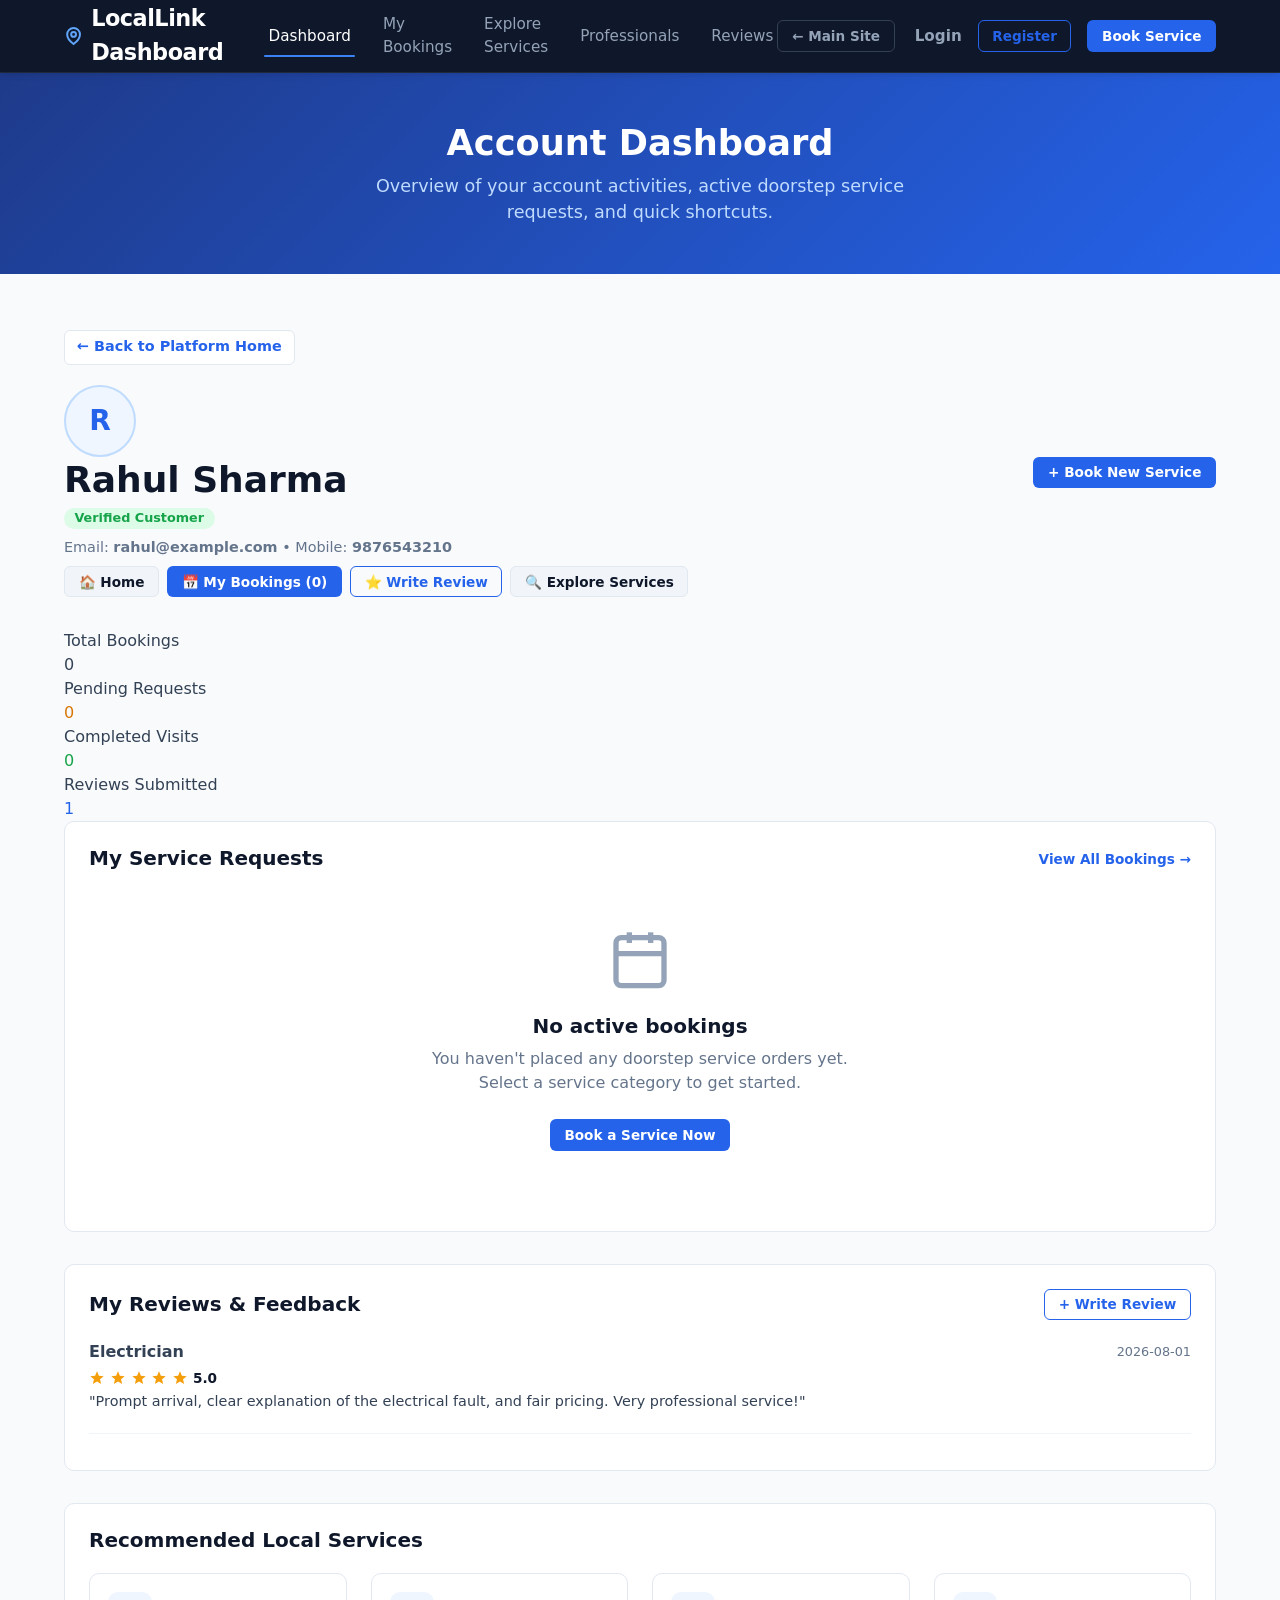
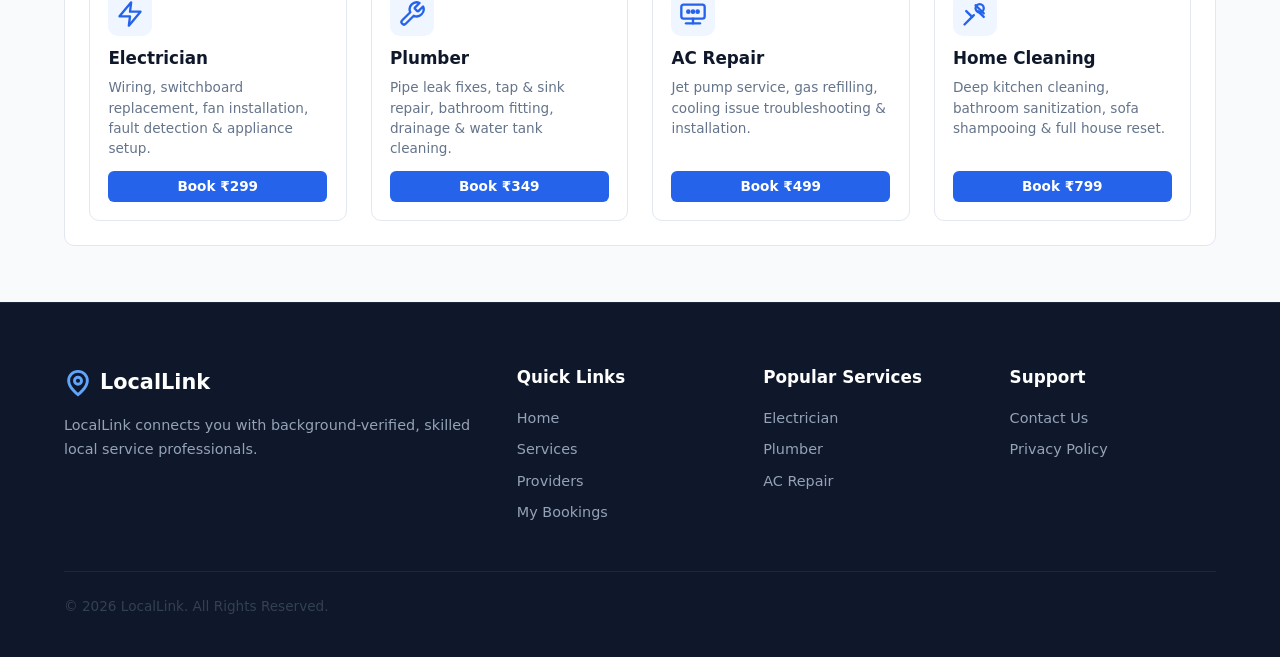
<file: dashboard.html>
<!DOCTYPE html>
<html lang="en">
<head>
  <meta charset="UTF-8">
  <meta name="viewport" content="width=device-width, initial-scale=1.0">
  <title>User Dashboard – LocalLink</title>
  <meta name="description" content="Central user dashboard for managing service requests, account stats, and profile activities.">
  <link rel="stylesheet" href="css/style.css">
  <link rel="stylesheet" href="css/components.css">
  <link rel="stylesheet" href="css/responsive.css">
</head>
<body>

  <!-- Site Header Navigation (Executive Dashboard Theme) -->
  <header class="site-header dashboard-header">
    <div class="container navbar">
      <a href="dashboard.html" class="brand-logo">
        <svg class="brand-icon" viewBox="0 0 24 24" fill="none" stroke="currentColor" stroke-width="2.5"><path d="M20 10c0 6-8 12-8 12s-8-6-8-12a8 8 0 0 1 16 0Z"/><circle cx="12" cy="10" r="3"/></svg>
        <span>LocalLink Dashboard</span>
      </a>

      <nav class="nav-links" id="mobileNav">
        <a href="dashboard.html" class="nav-link active">Dashboard</a>
        <a href="my-bookings.html" class="nav-link">My Bookings</a>
        <a href="services.html" class="nav-link">Explore Services</a>
        <a href="providers.html" class="nav-link">Professionals</a>
        <a href="reviews.html" class="nav-link">Reviews</a>
        <div class="mobile-book-btn">
          <a href="booking.html" class="btn btn-primary btn-block">Book a Service</a>
        </div>
      </nav>

      <div class="header-actions">
        <a href="index.html" class="btn btn-sm btn-outline" style="color: #94a3b8; border-color: #334155;">&larr; Main Site</a>
        <div id="navAuthGroup" style="display: flex; align-items: center; gap: 0.75rem;"></div>
        <a href="booking.html" class="btn btn-primary btn-sm">Book Service</a>
        <button class="hamburger-btn" id="hamburgerBtn" aria-label="Toggle Navigation Menu">
          <svg width="24" height="24" viewBox="0 0 24 24" fill="none" stroke="currentColor" stroke-width="2"><line x1="3" y1="12" x2="21" y2="12"/><line x1="3" y1="6" x2="21" y2="6"/><line x1="3" y1="18" x2="21" y2="18"/></svg>
        </button>
      </div>
    </div>
  </header>

  <main>
    <!-- Page Header Banner -->
    <section class="page-banner">
      <div class="container">
        <h1>Account Dashboard</h1>
        <p>Overview of your account activities, active doorstep service requests, and quick shortcuts.</p>
      </div>
    </section>

    <section class="section">
      <div class="container" id="dashboardContainer">
        <!-- Dynamically rendered by js/dashboard.js -->
      </div>
    </section>
  </main>

  <!-- Site Footer -->
  <footer class="site-footer">
    <div class="container">
      <div class="footer-grid">
        <div class="footer-col">
          <div class="footer-brand">
            <svg class="brand-icon" viewBox="0 0 24 24" fill="none" stroke="currentColor" stroke-width="2.5"><path d="M20 10c0 6-8 12-8 12s-8-6-8-12a8 8 0 0 1 16 0Z"/><circle cx="12" cy="10" r="3"/></svg>
            <span>LocalLink</span>
          </div>
          <p>LocalLink connects you with background-verified, skilled local service professionals.</p>
        </div>

        <div class="footer-col">
          <h4>Quick Links</h4>
          <div class="footer-links">
            <a href="index.html">Home</a>
            <a href="services.html">Services</a>
            <a href="providers.html">Providers</a>
            <a href="my-bookings.html">My Bookings</a>
          </div>
        </div>

        <div class="footer-col">
          <h4>Popular Services</h4>
          <div class="footer-links">
            <a href="providers.html?service=Electrician">Electrician</a>
            <a href="providers.html?service=Plumber">Plumber</a>
            <a href="providers.html?service=AC%20Repair">AC Repair</a>
          </div>
        </div>

        <div class="footer-col">
          <h4>Support</h4>
          <div class="footer-links">
            <a href="contact.html">Contact Us</a>
            <a href="about.html">Privacy Policy</a>
          </div>
        </div>
      </div>

      <div class="footer-bottom">
        <p>&copy; 2026 LocalLink. All Rights Reserved.</p>
      </div>
    </div>
  </footer>

  <script src="js/data.js"></script>
  <script src="js/main.js"></script>
  <script src="js/auth.js"></script>
  <script src="js/dashboard.js"></script>
</body>
</html>
</file>
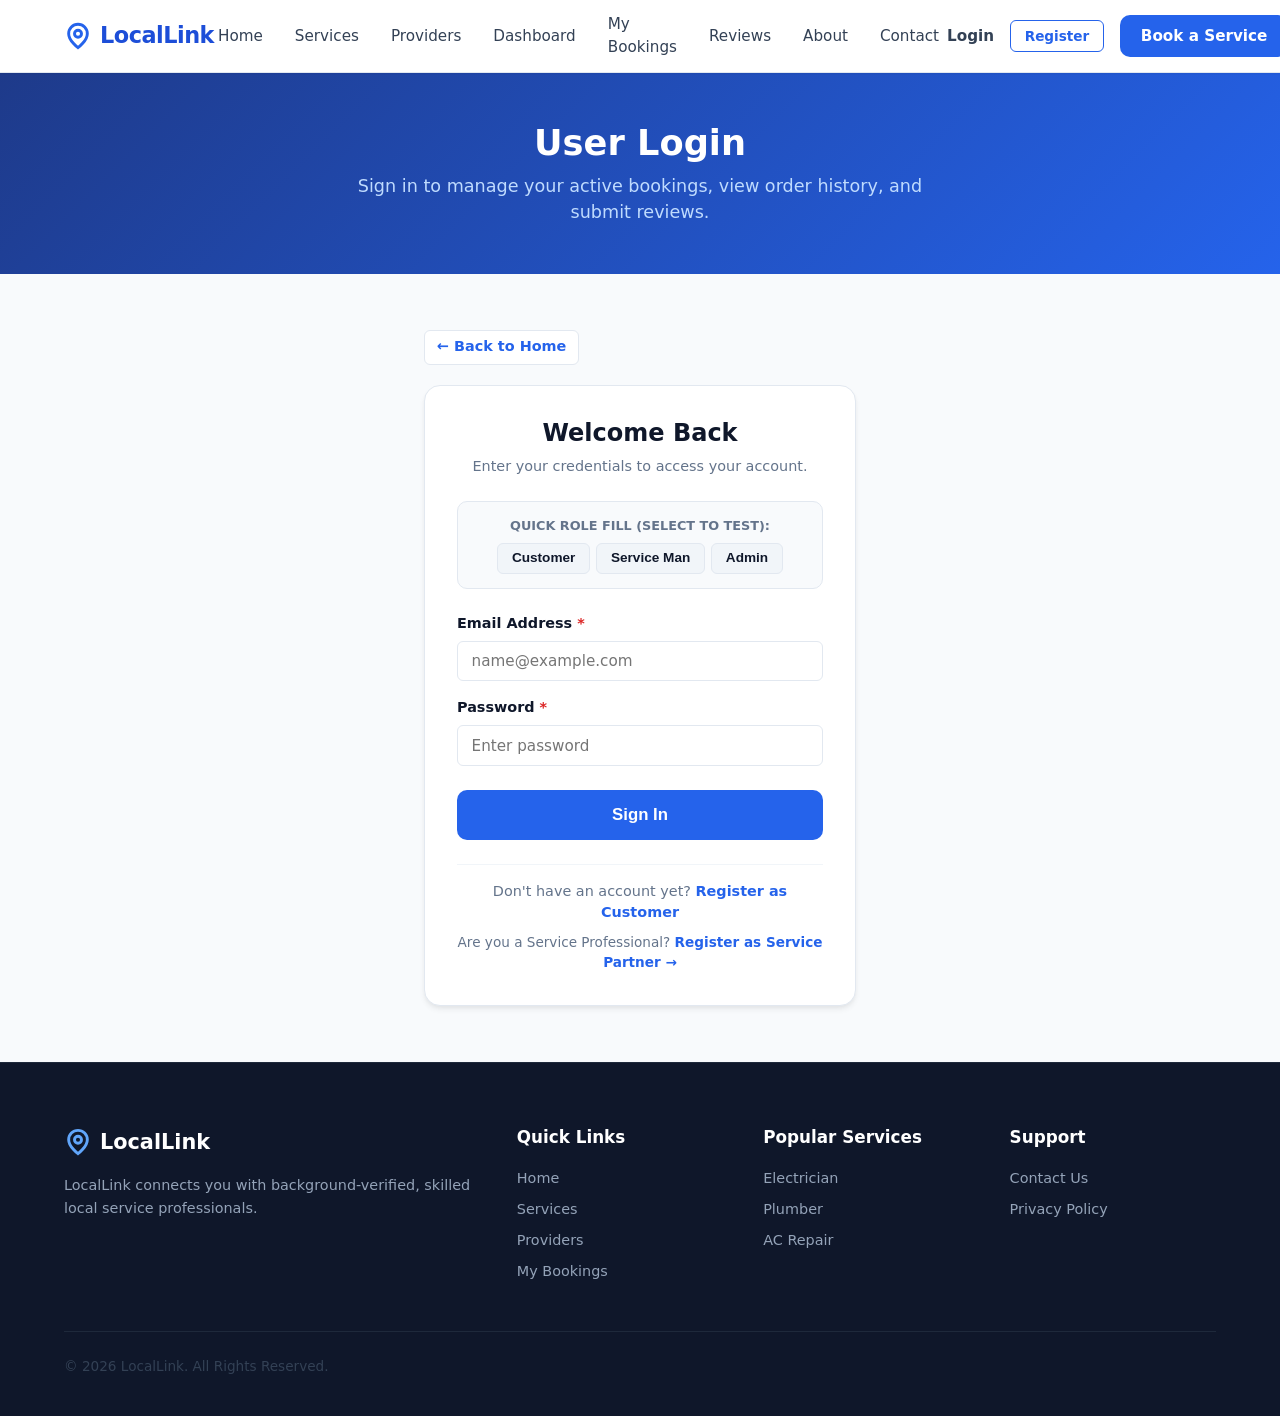
<file: login.html>
<!DOCTYPE html>
<html lang="en">
<head>
  <meta charset="UTF-8">
  <meta name="viewport" content="width=device-width, initial-scale=1.0">
  <title>User Login – LocalLink</title>
  <meta name="description" content="Login to your LocalLink account to manage doorstep service bookings and reviews.">
  <link rel="stylesheet" href="css/style.css">
  <link rel="stylesheet" href="css/components.css">
  <link rel="stylesheet" href="css/responsive.css">
</head>
<body>

  <!-- Site Header -->
  <header class="site-header">
    <div class="container navbar">
      <a href="index.html" class="brand-logo">
        <svg class="brand-icon" viewBox="0 0 24 24" fill="none" stroke="currentColor" stroke-width="2.5"><path d="M20 10c0 6-8 12-8 12s-8-6-8-12a8 8 0 0 1 16 0Z"/><circle cx="12" cy="10" r="3"/></svg>
        <span>LocalLink</span>
      </a>

      <nav class="nav-links" id="mobileNav">
        <a href="index.html" class="nav-link">Home</a>
        <a href="services.html" class="nav-link">Services</a>
        <a href="providers.html" class="nav-link">Providers</a>
        <a href="dashboard.html" class="nav-link">Dashboard</a>
        <a href="my-bookings.html" class="nav-link">My Bookings</a>
        <a href="reviews.html" class="nav-link">Reviews</a>
        <a href="about.html" class="nav-link">About</a>
        <a href="contact.html" class="nav-link">Contact</a>
        <div class="mobile-book-btn">
          <a href="booking.html" class="btn btn-primary btn-block">Book a Service</a>
        </div>
      </nav>

      <div class="header-actions">
        <div id="navAuthGroup" style="display: flex; align-items: center; gap: 0.75rem;">
          <!-- Populated dynamically by auth.js -->
        </div>
        <a href="booking.html" class="btn btn-primary">Book a Service</a>
        <button class="hamburger-btn" id="hamburgerBtn" aria-label="Toggle Navigation Menu">
          <svg width="24" height="24" viewBox="0 0 24 24" fill="none" stroke="currentColor" stroke-width="2"><line x1="3" y1="12" x2="21" y2="12"/><line x1="3" y1="6" x2="21" y2="6"/><line x1="3" y1="18" x2="21" y2="18"/></svg>
        </button>
      </div>
    </div>
  </header>

  <main>
    <section class="page-banner">
      <div class="container">
        <h1>User Login</h1>
        <p>Sign in to manage your active bookings, view order history, and submit reviews.</p>
      </div>
    </section>

    <section class="section">
      <div class="container" style="max-width: 480px;">

        <a href="index.html" class="back-nav-link">&larr; Back to Home</a>

        <div class="form-card">
          <h2 style="font-size: 1.5rem; margin-bottom: 0.5rem; color: var(--text-dark); text-align: center;">Welcome Back</h2>
          <p style="color: var(--text-muted); font-size: 0.9rem; margin-bottom: 1.5rem; text-align: center;">
            Enter your credentials to access your account.
          </p>

          <div id="loginAlert" class="badge badge-danger" style="display: none; width: 100%; padding: 0.75rem; justify-content: center; margin-bottom: 1rem; font-size: 0.85rem;">
            <!-- Error text rendered by JS -->
          </div>

          <!-- Quick Role Selector for Easy Viva Testing -->
          <div style="background-color: var(--bg-main); border: 1px solid var(--border-color); border-radius: var(--radius-md); padding: 0.85rem; margin-bottom: 1.5rem; text-align: center;">
            <div style="font-size: 0.8rem; font-weight: 700; color: var(--text-muted); text-transform: uppercase; margin-bottom: 0.5rem;">
              Quick Role Fill (Select to Test):
            </div>
            <div style="display: flex; gap: 0.4rem; justify-content: center; flex-wrap: wrap;">
              <button type="button" class="btn btn-sm btn-secondary" onclick="quickFillLogin('rahul@example.com', 'password123')">Customer</button>
              <button type="button" class="btn btn-sm btn-secondary" onclick="quickFillLogin('arun@locallink.com', 'provider123')">Service Man</button>
              <button type="button" class="btn btn-sm btn-secondary" onclick="quickFillLogin('admin@locallink.com', 'admin123')">Admin</button>
            </div>
          </div>

          <form id="loginForm" novalidate>
            <div class="form-group" style="margin-bottom: 1rem;">
              <label for="loginEmail" class="form-label">Email Address <span class="required">*</span></label>
              <input type="email" id="loginEmail" class="form-control" placeholder="name@example.com">
              <div class="form-error-msg" id="errLoginEmail">Please enter a valid email address.</div>
            </div>

            <div class="form-group" style="margin-bottom: 1.5rem;">
              <label for="loginPassword" class="form-label">Password <span class="required">*</span></label>
              <input type="password" id="loginPassword" class="form-control" placeholder="Enter password">
              <div class="form-error-msg" id="errLoginPassword">Please enter your password.</div>
            </div>

            <button type="submit" class="btn btn-primary btn-block btn-lg" id="btnLoginSubmit">
              Sign In
            </button>
          </form>

          <div style="text-align: center; margin-top: 1.5rem; padding-top: 1rem; border-top: 1px solid var(--border-light); font-size: 0.9rem; color: var(--text-muted); display: flex; flex-direction: column; gap: 0.5rem;">
            <div>Don't have an account yet? <a href="register.html" style="font-weight: 600;">Register as Customer</a></div>
            <div style="font-size: 0.85rem;">Are you a Service Professional? <a href="register-provider.html" style="font-weight: 600; color: var(--primary);">Register as Service Partner &rarr;</a></div>
          </div>
        </div>

      </div>
    </section>
  </main>

  <!-- Site Footer -->
  <footer class="site-footer">
    <div class="container">
      <div class="footer-grid">
        <div class="footer-col">
          <div class="footer-brand">
            <svg class="brand-icon" viewBox="0 0 24 24" fill="none" stroke="currentColor" stroke-width="2.5"><path d="M20 10c0 6-8 12-8 12s-8-6-8-12a8 8 0 0 1 16 0Z"/><circle cx="12" cy="10" r="3"/></svg>
            <span>LocalLink</span>
          </div>
          <p>LocalLink connects you with background-verified, skilled local service professionals.</p>
        </div>

        <div class="footer-col">
          <h4>Quick Links</h4>
          <div class="footer-links">
            <a href="index.html">Home</a>
            <a href="services.html">Services</a>
            <a href="providers.html">Providers</a>
            <a href="my-bookings.html">My Bookings</a>
          </div>
        </div>

        <div class="footer-col">
          <h4>Popular Services</h4>
          <div class="footer-links">
            <a href="providers.html?service=Electrician">Electrician</a>
            <a href="providers.html?service=Plumber">Plumber</a>
            <a href="providers.html?service=AC%20Repair">AC Repair</a>
          </div>
        </div>

        <div class="footer-col">
          <h4>Support</h4>
          <div class="footer-links">
            <a href="contact.html">Contact Us</a>
            <a href="about.html">Privacy Policy</a>
          </div>
        </div>
      </div>

      <div class="footer-bottom">
        <p>&copy; 2026 LocalLink. All Rights Reserved.</p>
      </div>
    </div>
  </footer>

  <script src="js/data.js"></script>
  <script src="js/main.js"></script>
  <script src="js/auth.js"></script>
  <script>
    window.quickFillLogin = function(email, password) {
      const emailEl = document.getElementById('loginEmail');
      const passEl = document.getElementById('loginPassword');
      if (emailEl) emailEl.value = email;
      if (passEl) passEl.value = password;
      showToast(`Credentials filled for ${email}`, 'info');
    };

    document.addEventListener('DOMContentLoaded', () => {
      const loginForm = document.getElementById('loginForm');
      const loginAlert = document.getElementById('loginAlert');

      if (loginForm) {
        loginForm.addEventListener('submit', (e) => {
          e.preventDefault();

          const email = document.getElementById('loginEmail').value.trim();
          const password = document.getElementById('loginPassword').value.trim();

          const errEmail = document.getElementById('errLoginEmail');
          const errPass = document.getElementById('errLoginPassword');

          let isValid = true;
          const emailRegex = /^[a-zA-Z0-9._%+-]+@[a-zA-Z0-9.-]+\.[a-zA-Z]{2,}$/;
          if (!email || !emailRegex.test(email)) {
            errEmail.classList.add('visible');
            isValid = false;
          } else {
            errEmail.classList.remove('visible');
          }

          if (!password) {
            errPass.classList.add('visible');
            isValid = false;
          } else {
            errPass.classList.remove('visible');
          }

          if (!isValid) return;

          // Call login handler from auth.js
          const result = loginUser(email, password);

          if (!result.success) {
            loginAlert.textContent = result.message;
            loginAlert.style.display = 'flex';
          } else {
            loginAlert.style.display = 'none';
            showToast(`Welcome back, ${result.user.name}!`, 'success');
            
            // Redirect based on user role
            setTimeout(() => {
              if (result.user.role === 'admin') {
                window.location.href = 'admin.html';
              } else if (result.user.role === 'provider') {
                window.location.href = 'provider-portal.html';
              } else {
                window.location.href = 'my-bookings.html';
              }
            }, 800);
          }
        });
      }
    });
  </script>
</body>
</html>
</file>
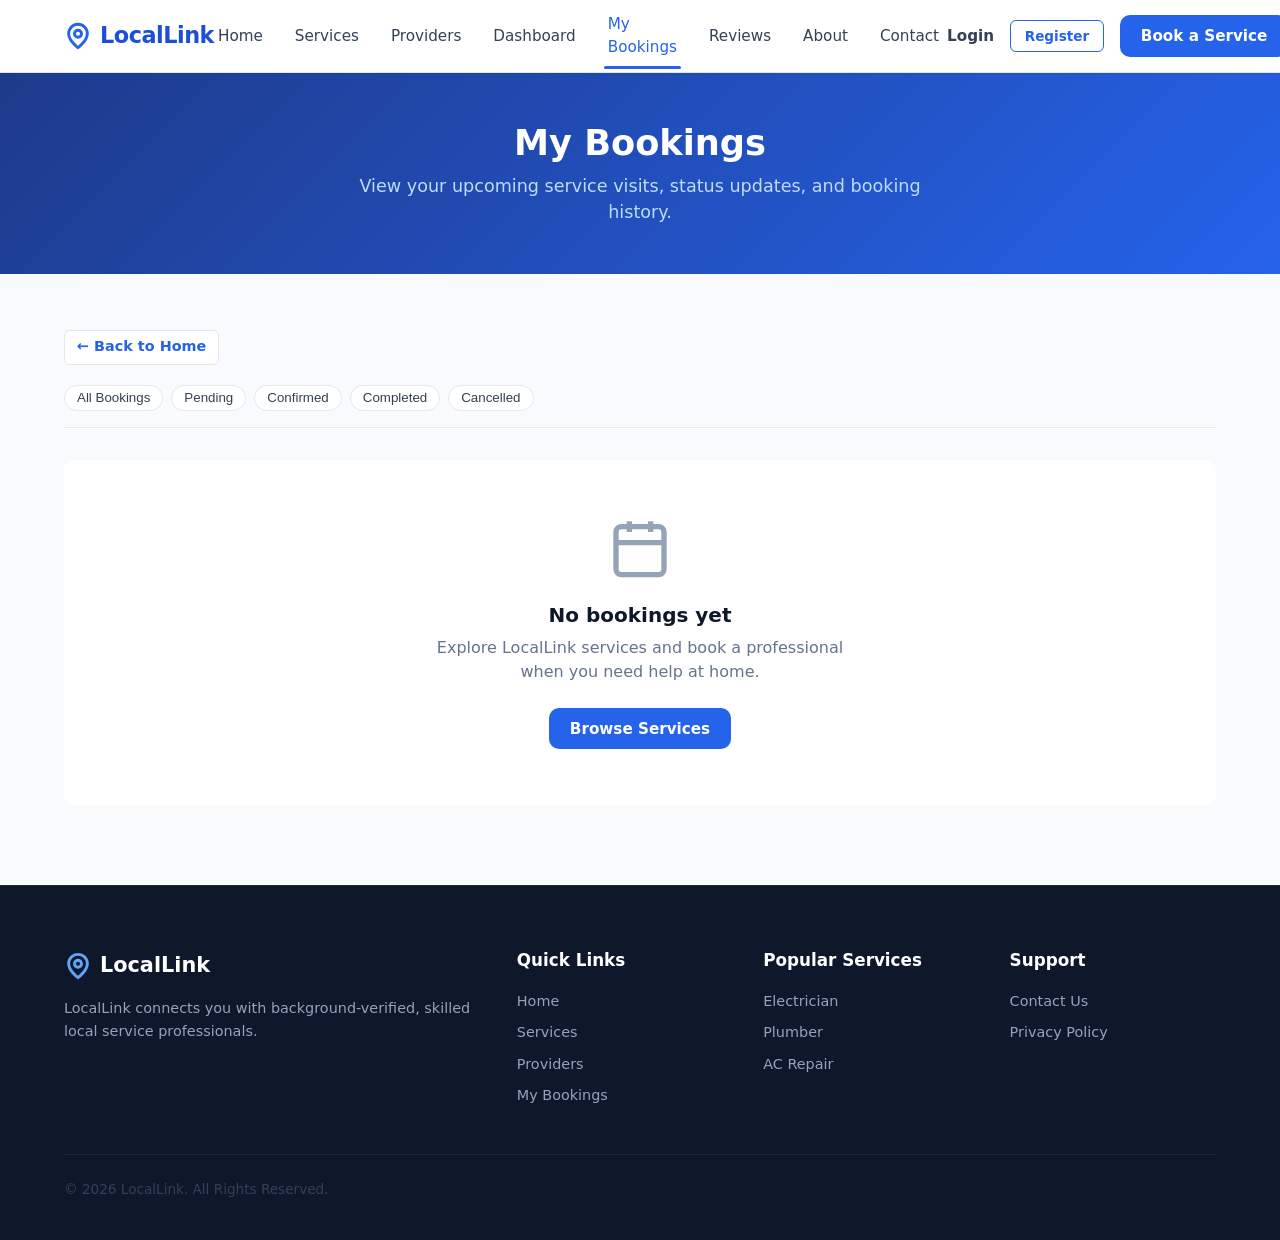
<file: my-bookings.html>
<!DOCTYPE html>
<html lang="en">
<head>
  <meta charset="UTF-8">
  <meta name="viewport" content="width=device-width, initial-scale=1.0">
  <title>My Bookings – LocalLink</title>
  <meta name="description" content="Track your service requests, view appointment details, and manage active bookings.">
  <link rel="stylesheet" href="css/style.css">
  <link rel="stylesheet" href="css/components.css">
  <link rel="stylesheet" href="css/responsive.css">
</head>
<body>

  <!-- Site Header -->
  <header class="site-header">
    <div class="container navbar">
      <a href="index.html" class="brand-logo">
        <svg class="brand-icon" viewBox="0 0 24 24" fill="none" stroke="currentColor" stroke-width="2.5"><path d="M20 10c0 6-8 12-8 12s-8-6-8-12a8 8 0 0 1 16 0Z"/><circle cx="12" cy="10" r="3"/></svg>
        <span>LocalLink</span>
      </a>

      <nav class="nav-links" id="mobileNav">
        <a href="index.html" class="nav-link">Home</a>
        <a href="services.html" class="nav-link">Services</a>
        <a href="providers.html" class="nav-link">Providers</a>
        <a href="dashboard.html" class="nav-link">Dashboard</a>
        <a href="my-bookings.html" class="nav-link active">My Bookings</a>
        <a href="reviews.html" class="nav-link">Reviews</a>
        <a href="about.html" class="nav-link">About</a>
        <a href="contact.html" class="nav-link">Contact</a>
        <div class="mobile-book-btn">
          <a href="booking.html" class="btn btn-primary btn-block">Book a Service</a>
        </div>
      </nav>

      <div class="header-actions">
        <div id="navAuthGroup" style="display: flex; align-items: center; gap: 0.75rem;"></div>
        <a href="booking.html" class="btn btn-primary">Book a Service</a>
        <button class="hamburger-btn" id="hamburgerBtn" aria-label="Toggle Navigation Menu">
          <svg width="24" height="24" viewBox="0 0 24 24" fill="none" stroke="currentColor" stroke-width="2"><line x1="3" y1="12" x2="21" y2="12"/><line x1="3" y1="6" x2="21" y2="6"/><line x1="3" y1="18" x2="21" y2="18"/></svg>
        </button>
      </div>
    </div>
  </header>

  <main>
    <section class="page-banner">
      <div class="container">
        <h1>My Bookings</h1>
        <p>View your upcoming service visits, status updates, and booking history.</p>
      </div>
    </section>

    <section class="section">
      <div class="container">

        <a href="index.html" class="back-nav-link">&larr; Back to Home</a>

        <!-- Status Filter Tabs -->
        <div style="display: flex; gap: 0.5rem; flex-wrap: wrap; margin-bottom: 2rem; border-bottom: 1px solid var(--border-color); padding-bottom: 1rem;">
          <button class="pill active-tab" data-status="all" id="tabAll">All Bookings</button>
          <button class="pill" data-status="Pending" id="tabPending">Pending</button>
          <button class="pill" data-status="Confirmed" id="tabConfirmed">Confirmed</button>
          <button class="pill" data-status="Completed" id="tabCompleted">Completed</button>
          <button class="pill" data-status="Cancelled" id="tabCancelled">Cancelled</button>
        </div>

        <!-- Bookings Cards Container -->
        <div id="bookingsListContainer">
          <!-- Rendered dynamically by js/bookings.js -->
        </div>

        <!-- Empty State Container -->
        <div id="bookingsEmptyState" class="empty-state" style="display: none;">
          <svg class="empty-icon" viewBox="0 0 24 24" fill="none" stroke="currentColor" stroke-width="2"><rect x="3" y="4" width="18" height="18" rx="2" ry="2"/><line x1="16" y1="2" x2="16" y2="6"/><line x1="8" y1="2" x2="8" y2="6"/><line x1="3" y1="10" x2="21" y2="10"/></svg>
          <h3>No bookings yet</h3>
          <p>Explore LocalLink services and book a professional when you need help at home.</p>
          <a href="services.html" class="btn btn-primary">Browse Services</a>
        </div>

      </div>
    </section>
  </main>

  <!-- Cancellation Confirmation Modal -->
  <div class="modal-overlay" id="cancelModal">
    <div class="modal-box">
      <div class="modal-icon-wrap" style="background-color: var(--danger-light); color: var(--danger);">
        <svg style="width: 36px; height: 36px;" viewBox="0 0 24 24" fill="none" stroke="currentColor" stroke-width="2"><circle cx="12" cy="12" r="10"/><line x1="15" y1="9" x2="9" y2="15"/><line x1="9" y1="9" x2="15" y2="15"/></svg>
      </div>
      <h2 style="font-size: 1.4rem; margin-bottom: 0.5rem; color: var(--text-dark);">Cancel Booking?</h2>
      <p style="color: var(--text-muted); font-size: 0.95rem; margin-bottom: 1.5rem;">
        Are you sure you want to cancel booking request <strong id="cancelBookingIdText">LL2026xxxx</strong>? This action will update your booking status to Cancelled.
      </p>
      <div class="modal-actions">
        <button class="btn btn-danger" id="btnConfirmCancel">Yes, Cancel Booking</button>
        <button class="btn btn-secondary" id="btnKeepBooking">Keep Booking</button>
      </div>
    </div>
  </div>

  <!-- Site Footer -->
  <footer class="site-footer">
    <div class="container">
      <div class="footer-grid">
        <div class="footer-col">
          <div class="footer-brand">
            <svg class="brand-icon" viewBox="0 0 24 24" fill="none" stroke="currentColor" stroke-width="2.5"><path d="M20 10c0 6-8 12-8 12s-8-6-8-12a8 8 0 0 1 16 0Z"/><circle cx="12" cy="10" r="3"/></svg>
            <span>LocalLink</span>
          </div>
          <p>LocalLink connects you with background-verified, skilled local service professionals.</p>
        </div>

        <div class="footer-col">
          <h4>Quick Links</h4>
          <div class="footer-links">
            <a href="index.html">Home</a>
            <a href="services.html">Services</a>
            <a href="providers.html">Providers</a>
            <a href="my-bookings.html">My Bookings</a>
          </div>
        </div>

        <div class="footer-col">
          <h4>Popular Services</h4>
          <div class="footer-links">
            <a href="providers.html?service=Electrician">Electrician</a>
            <a href="providers.html?service=Plumber">Plumber</a>
            <a href="providers.html?service=AC%20Repair">AC Repair</a>
          </div>
        </div>

        <div class="footer-col">
          <h4>Support</h4>
          <div class="footer-links">
            <a href="contact.html">Contact Us</a>
            <a href="about.html">Privacy Policy</a>
          </div>
        </div>
      </div>

      <div class="footer-bottom">
        <p>&copy; 2026 LocalLink. All Rights Reserved.</p>
      </div>
    </div>
  </footer>

  <script src="js/data.js"></script>
  <script src="js/main.js"></script>
  <script src="js/auth.js"></script>
  <script src="js/bookings.js"></script>
</body>
</html>
</file>
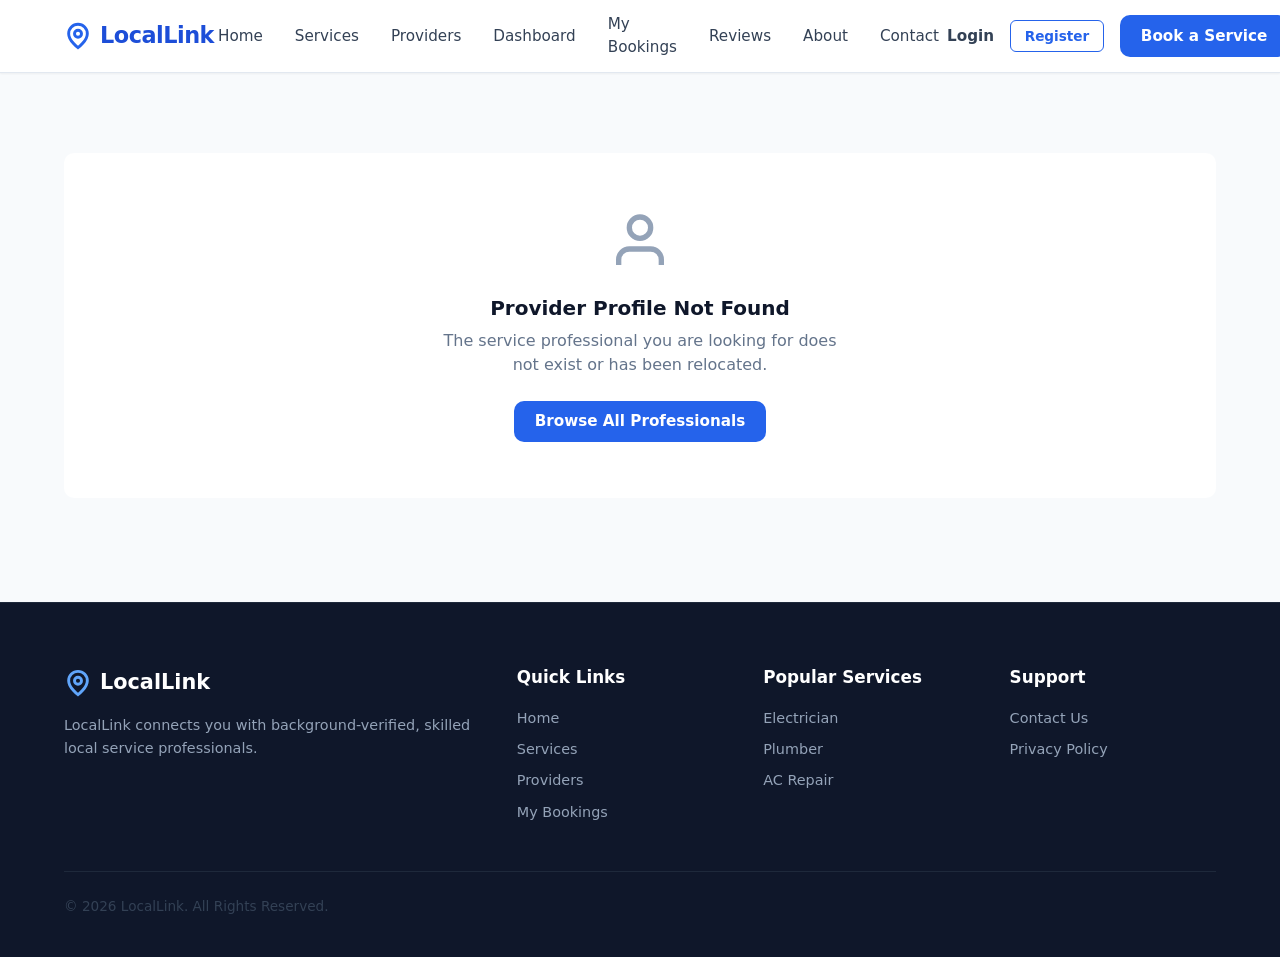
<file: provider-details.html>
<!DOCTYPE html>
<html lang="en">
<head>
  <meta charset="UTF-8">
  <meta name="viewport" content="width=device-width, initial-scale=1.0">
  <title>Provider Details – LocalLink</title>
  <meta name="description" content="View detailed service professional profile, ratings, background experience, pricing, and book a service directly.">
  <link rel="stylesheet" href="css/style.css">
  <link rel="stylesheet" href="css/components.css">
  <link rel="stylesheet" href="css/responsive.css">
  <style>
    .profile-banner-card {
      background-color: var(--bg-card);
      border: 1px solid var(--border-color);
      border-radius: var(--radius-lg);
      padding: 2rem;
      margin-bottom: 2rem;
      box-shadow: var(--shadow-md);
      display: flex;
      gap: 2rem;
      align-items: flex-start;
    }
    .profile-main-avatar {
      width: 130px;
      height: 130px;
      border-radius: var(--radius-full);
      object-fit: cover;
      border: 3px solid var(--primary-light);
      flex-shrink: 0;
    }
    .profile-main-info {
      flex: 1;
    }
    .profile-main-info h1 {
      font-size: 1.8rem;
      margin-bottom: 0.25rem;
    }
    .profile-service-title {
      font-size: 1.1rem;
      color: var(--primary);
      font-weight: 600;
      margin-bottom: 0.75rem;
    }
    .profile-meta-grid {
      display: flex;
      flex-wrap: wrap;
      gap: 1.5rem;
      margin-top: 1rem;
      padding-top: 1rem;
      border-top: 1px solid var(--border-light);
    }
    .profile-meta-item {
      display: flex;
      flex-direction: column;
    }
    .details-section-card {
      background-color: var(--bg-card);
      border: 1px solid var(--border-color);
      border-radius: var(--radius-md);
      padding: 1.75rem;
      margin-bottom: 1.5rem;
    }
    .details-section-card h3 {
      font-size: 1.2rem;
      margin-bottom: 1rem;
      border-bottom: 2px solid var(--primary-light);
      padding-bottom: 0.5rem;
    }
    .services-offered-list {
      display: grid;
      grid-template-columns: repeat(auto-fill, minmax(220px, 1fr));
      gap: 0.75rem;
    }
    .service-offered-item {
      display: flex;
      align-items: center;
      gap: 0.5rem;
      font-size: 0.95rem;
      color: var(--text-dark);
    }
    .service-offered-item svg {
      width: 18px;
      height: 18px;
      color: var(--success);
    }
    .area-tag {
      display: inline-block;
      background-color: var(--secondary-light);
      color: var(--text-dark);
      padding: 0.3rem 0.75rem;
      border-radius: var(--radius-full);
      font-size: 0.85rem;
      margin-right: 0.4rem;
      margin-bottom: 0.4rem;
    }
    .review-item {
      padding: 1rem 0;
      border-bottom: 1px solid var(--border-light);
    }
    .review-item:last-child {
      border-bottom: none;
    }
    .review-item-header {
      display: flex;
      justify-content: space-between;
      align-items: center;
      margin-bottom: 0.4rem;
    }
  </style>
</head>
<body>

  <!-- Site Header -->
  <header class="site-header">
    <div class="container navbar">
      <a href="index.html" class="brand-logo">
        <svg class="brand-icon" viewBox="0 0 24 24" fill="none" stroke="currentColor" stroke-width="2.5"><path d="M20 10c0 6-8 12-8 12s-8-6-8-12a8 8 0 0 1 16 0Z"/><circle cx="12" cy="10" r="3"/></svg>
        <span>LocalLink</span>
      </a>

      <nav class="nav-links" id="mobileNav">
        <a href="index.html" class="nav-link">Home</a>
        <a href="services.html" class="nav-link">Services</a>
        <a href="providers.html" class="nav-link">Providers</a>
        <a href="dashboard.html" class="nav-link">Dashboard</a>
        <a href="my-bookings.html" class="nav-link">My Bookings</a>
        <a href="reviews.html" class="nav-link">Reviews</a>
        <a href="about.html" class="nav-link">About</a>
        <a href="contact.html" class="nav-link">Contact</a>
        <div class="mobile-book-btn">
          <a href="booking.html" class="btn btn-primary btn-block">Book a Service</a>
        </div>
      </nav>

      <div class="header-actions">
        <div id="navAuthGroup" style="display: flex; align-items: center; gap: 0.75rem;"></div>
        <a href="booking.html" class="btn btn-primary">Book a Service</a>
        <button class="hamburger-btn" id="hamburgerBtn" aria-label="Toggle Navigation Menu">
          <svg width="24" height="24" viewBox="0 0 24 24" fill="none" stroke="currentColor" stroke-width="2"><line x1="3" y1="12" x2="21" y2="12"/><line x1="3" y1="6" x2="21" y2="6"/><line x1="3" y1="18" x2="21" y2="18"/></svg>
        </button>
      </div>
    </div>
  </header>

  <main>
    <section class="section" style="padding-top: 2rem;">
      <div class="container" id="providerDetailsContainer">
        <!-- Rendered dynamically by js/provider-details.js -->
      </div>
    </section>
  </main>

  <!-- Site Footer -->
  <footer class="site-footer">
    <div class="container">
      <div class="footer-grid">
        <div class="footer-col">
          <div class="footer-brand">
            <svg class="brand-icon" viewBox="0 0 24 24" fill="none" stroke="currentColor" stroke-width="2.5"><path d="M20 10c0 6-8 12-8 12s-8-6-8-12a8 8 0 0 1 16 0Z"/><circle cx="12" cy="10" r="3"/></svg>
            <span>LocalLink</span>
          </div>
          <p>LocalLink connects you with background-verified, skilled local service professionals.</p>
        </div>

        <div class="footer-col">
          <h4>Quick Links</h4>
          <div class="footer-links">
            <a href="index.html">Home</a>
            <a href="services.html">Services</a>
            <a href="providers.html">Providers</a>
            <a href="my-bookings.html">My Bookings</a>
          </div>
        </div>

        <div class="footer-col">
          <h4>Popular Services</h4>
          <div class="footer-links">
            <a href="providers.html?service=Electrician">Electrician</a>
            <a href="providers.html?service=Plumber">Plumber</a>
            <a href="providers.html?service=AC%20Repair">AC Repair</a>
          </div>
        </div>

        <div class="footer-col">
          <h4>Support</h4>
          <div class="footer-links">
            <a href="contact.html">Contact Us</a>
            <a href="about.html">Privacy Policy</a>
          </div>
        </div>
      </div>

      <div class="footer-bottom">
        <p>&copy; 2026 LocalLink. All Rights Reserved.</p>
      </div>
    </div>
  </footer>

  <script src="js/data.js"></script>
  <script src="js/main.js"></script>
  <script src="js/auth.js"></script>
  <script src="js/provider-details.js"></script>
</body>
</html>
</file>
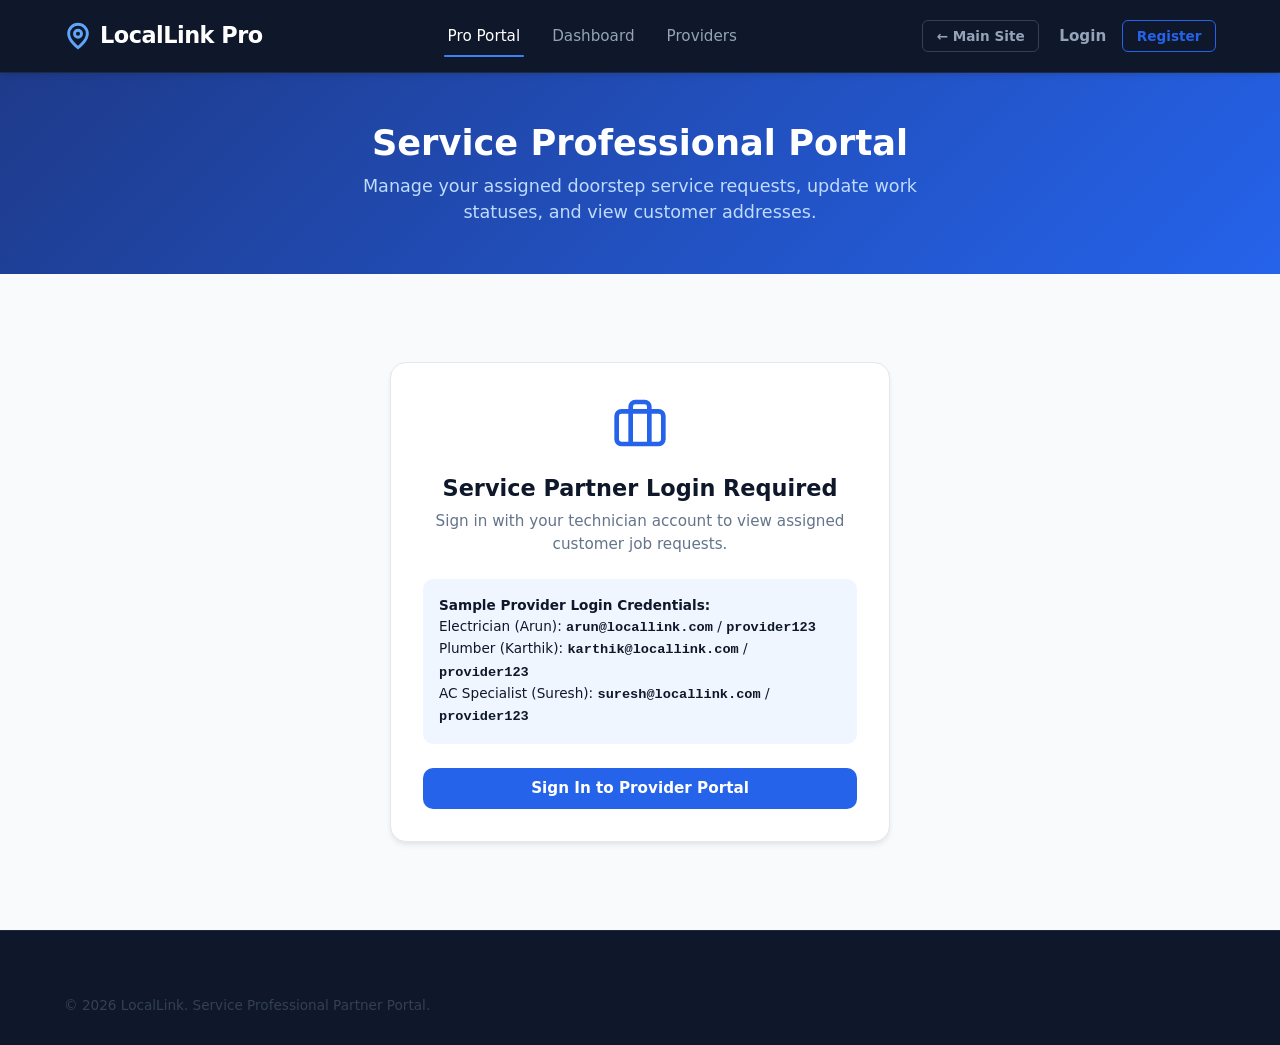
<file: provider-portal.html>
<!DOCTYPE html>
<html lang="en">
<head>
  <meta charset="UTF-8">
  <meta name="viewport" content="width=device-width, initial-scale=1.0">
  <title>Service Professional Portal – LocalLink</title>
  <meta name="description" content="LocalLink Service Provider dashboard for technicians and service specialists to manage assigned doorstep jobs.">
  <link rel="stylesheet" href="css/style.css">
  <link rel="stylesheet" href="css/components.css">
  <link rel="stylesheet" href="css/responsive.css">
</head>
<body>

  <!-- Site Header (Executive Pro Portal Theme) -->
  <header class="site-header dashboard-header">
    <div class="container navbar">
      <a href="provider-portal.html" class="brand-logo">
        <svg class="brand-icon" viewBox="0 0 24 24" fill="none" stroke="currentColor" stroke-width="2.5"><path d="M20 10c0 6-8 12-8 12s-8-6-8-12a8 8 0 0 1 16 0Z"/><circle cx="12" cy="10" r="3"/></svg>
        <span>LocalLink Pro</span>
      </a>

      <nav class="nav-links" id="mobileNav">
        <a href="provider-portal.html" class="nav-link active">Pro Portal</a>
        <a href="dashboard.html" class="nav-link">Dashboard</a>
        <a href="providers.html" class="nav-link">Providers</a>
        <div class="mobile-book-btn">
          <a href="booking.html" class="btn btn-primary btn-block">Book a Service</a>
        </div>
      </nav>

      <div class="header-actions">
        <a href="index.html" class="btn btn-sm btn-outline" style="color: #94a3b8; border-color: #334155;">&larr; Main Site</a>
        <div id="navAuthGroup" style="display: flex; align-items: center; gap: 0.75rem;"></div>
        <button class="hamburger-btn" id="hamburgerBtn" aria-label="Toggle Navigation Menu">
          <svg width="24" height="24" viewBox="0 0 24 24" fill="none" stroke="currentColor" stroke-width="2"><line x1="3" y1="12" x2="21" y2="12"/><line x1="3" y1="6" x2="21" y2="6"/><line x1="3" y1="18" x2="21" y2="18"/></svg>
        </button>
      </div>
    </div>
  </header>

  <main>
    <section class="page-banner">
      <div class="container">
        <h1>Service Professional Portal</h1>
        <p>Manage your assigned doorstep service requests, update work statuses, and view customer addresses.</p>
      </div>
    </section>

    <section class="section">
      <div class="container" id="providerPortalContainer">
        <!-- Rendered dynamically by js/provider-portal.js -->
      </div>
    </section>
  </main>

  <!-- Site Footer -->
  <footer class="site-footer">
    <div class="container">
      <div class="footer-bottom" style="border: none; padding: 0;">
        <p>&copy; 2026 LocalLink. Service Professional Partner Portal.</p>
      </div>
    </div>
  </footer>

  <script src="js/data.js"></script>
  <script src="js/main.js"></script>
  <script src="js/auth.js"></script>
  <script src="js/provider-portal.js"></script>
</body>
</html>
</file>
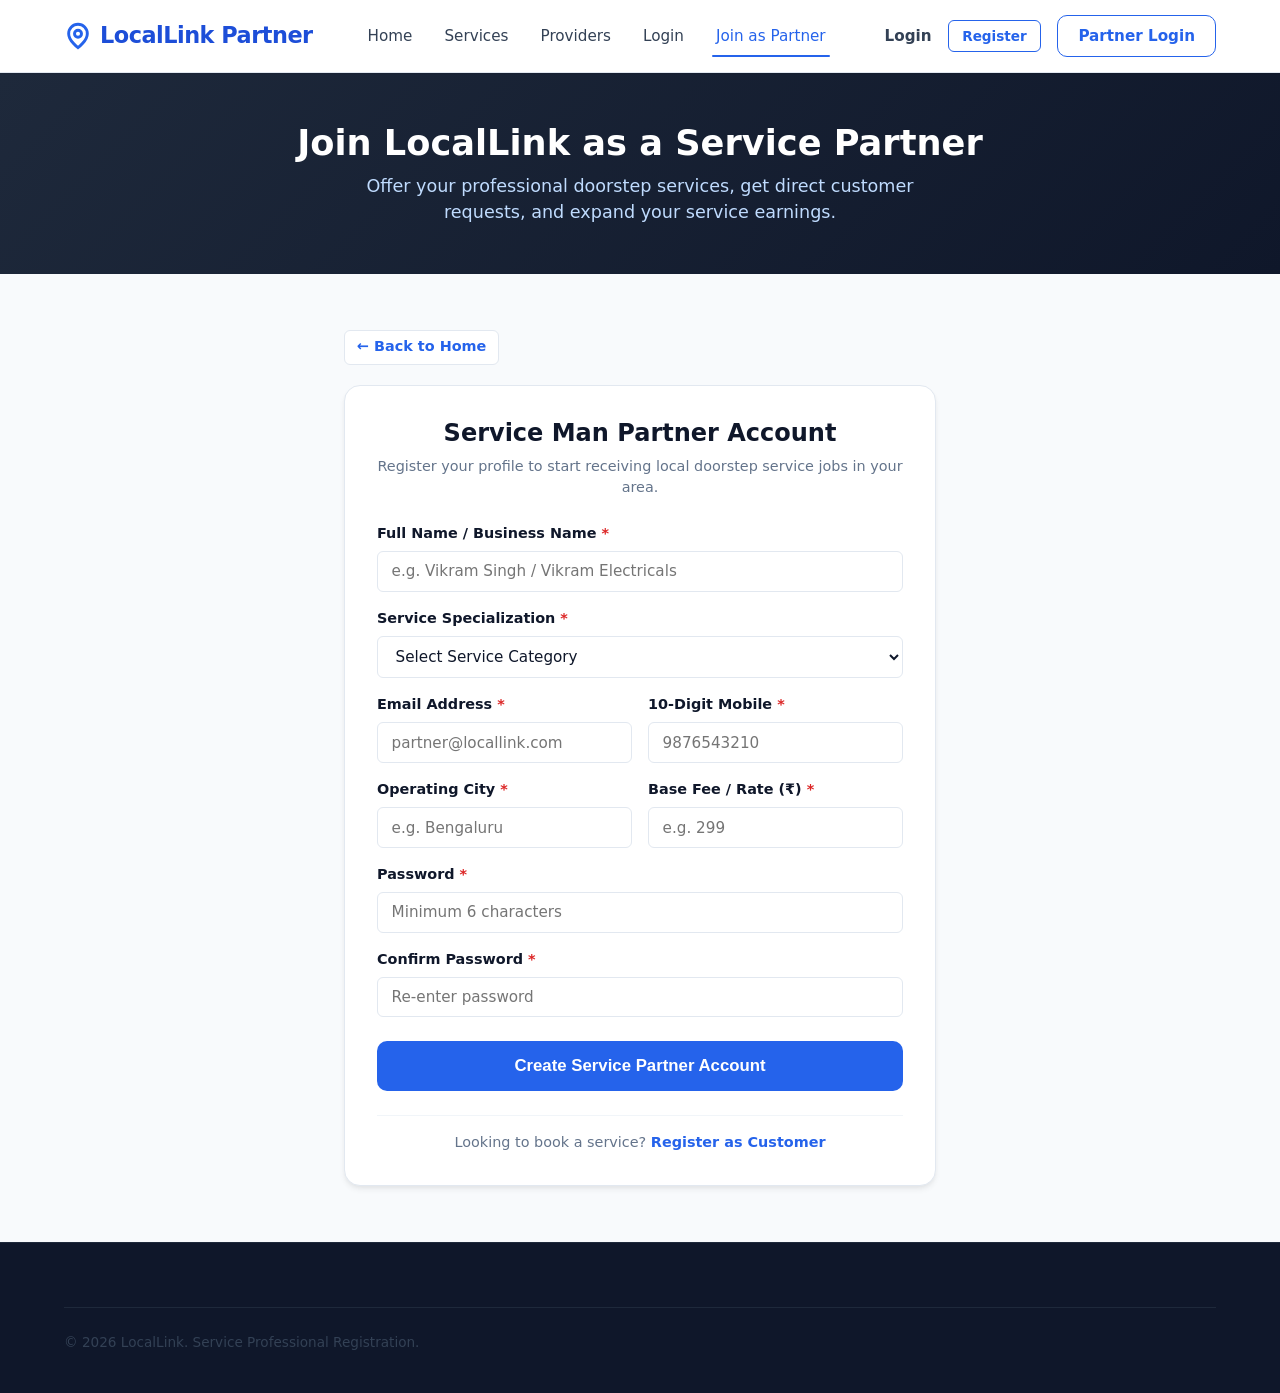
<file: register-provider.html>
<!DOCTYPE html>
<html lang="en">
<head>
  <meta charset="UTF-8">
  <meta name="viewport" content="width=device-width, initial-scale=1.0">
  <title>Become a Service Partner – LocalLink Pro</title>
  <meta name="description" content="Join LocalLink as a Service Professional. Register your business, offer doorstep services, and grow your local customer base.">
  <link rel="stylesheet" href="css/style.css">
  <link rel="stylesheet" href="css/components.css">
  <link rel="stylesheet" href="css/responsive.css">
</head>
<body>

  <!-- Site Header -->
  <header class="site-header">
    <div class="container navbar">
      <a href="index.html" class="brand-logo">
        <svg class="brand-icon" viewBox="0 0 24 24" fill="none" stroke="currentColor" stroke-width="2.5"><path d="M20 10c0 6-8 12-8 12s-8-6-8-12a8 8 0 0 1 16 0Z"/><circle cx="12" cy="10" r="3"/></svg>
        <span>LocalLink Partner</span>
      </a>

      <nav class="nav-links" id="mobileNav">
        <a href="index.html" class="nav-link">Home</a>
        <a href="services.html" class="nav-link">Services</a>
        <a href="providers.html" class="nav-link">Providers</a>
        <a href="login.html" class="nav-link">Login</a>
        <a href="register-provider.html" class="nav-link active">Join as Partner</a>
      </nav>

      <div class="header-actions">
        <div id="navAuthGroup" style="display: flex; align-items: center; gap: 0.75rem;"></div>
        <a href="login.html" class="btn btn-outline">Partner Login</a>
        <button class="hamburger-btn" id="hamburgerBtn" aria-label="Toggle Navigation Menu">
          <svg width="24" height="24" viewBox="0 0 24 24" fill="none" stroke="currentColor" stroke-width="2"><line x1="3" y1="12" x2="21" y2="12"/><line x1="3" y1="6" x2="21" y2="6"/><line x1="3" y1="18" x2="21" y2="18"/></svg>
        </button>
      </div>
    </div>
  </header>

  <main>
    <section class="page-banner" style="background: linear-gradient(135deg, #1e293b 0%, #0f172a 100%);">
      <div class="container">
        <h1>Join LocalLink as a Service Partner</h1>
        <p>Offer your professional doorstep services, get direct customer requests, and expand your service earnings.</p>
      </div>
    </section>

    <section class="section">
      <div class="container" style="max-width: 640px;">
        <a href="index.html" class="back-nav-link">&larr; Back to Home</a>

        <div class="form-card">
          <h2 style="font-size: 1.5rem; margin-bottom: 0.5rem; color: var(--text-dark); text-align: center;">Service Man Partner Account</h2>
          <p style="color: var(--text-muted); font-size: 0.9rem; margin-bottom: 1.5rem; text-align: center;">
            Register your profile to start receiving local doorstep service jobs in your area.
          </p>

          <div id="partnerRegAlert" class="badge badge-danger" style="display: none; width: 100%; padding: 0.75rem; justify-content: center; margin-bottom: 1rem; font-size: 0.85rem;"></div>

          <form id="partnerRegForm" novalidate>
            <!-- Full Name -->
            <div class="form-group" style="margin-bottom: 1rem;">
              <label for="pName" class="form-label">Full Name / Business Name <span class="required">*</span></label>
              <input type="text" id="pName" class="form-control" placeholder="e.g. Vikram Singh / Vikram Electricals">
              <div class="form-error-msg" id="errPName">Please enter your full name (minimum 2 characters).</div>
            </div>

            <!-- Service Category -->
            <div class="form-group" style="margin-bottom: 1rem;">
              <label for="pCategory" class="form-label">Service Specialization <span class="required">*</span></label>
              <select id="pCategory" class="form-control">
                <option value="">Select Service Category</option>
                <option value="Electrician">Electrician</option>
                <option value="Plumber">Plumber</option>
                <option value="AC Repair">AC Repair</option>
                <option value="Home Cleaning">Home Cleaning</option>
                <option value="Carpenter">Carpenter</option>
                <option value="Painter">Painter</option>
                <option value="Appliance Repair">Appliance Repair</option>
                <option value="Mechanic">Mechanic</option>
                <option value="Pest Control">Pest Control</option>
                <option value="Gardening">Gardening</option>
              </select>
              <div class="form-error-msg" id="errPCategory">Please select your service specialization.</div>
            </div>

            <div class="form-grid" style="display: grid; grid-template-columns: 1fr 1fr; gap: 1rem; margin-bottom: 1rem;">
              <!-- Email -->
              <div class="form-group">
                <label for="pEmail" class="form-label">Email Address <span class="required">*</span></label>
                <input type="email" id="pEmail" class="form-control" placeholder="partner@locallink.com">
                <div class="form-error-msg" id="errPEmail">Please enter a valid email address.</div>
              </div>

              <!-- Mobile -->
              <div class="form-group">
                <label for="pMobile" class="form-label">10-Digit Mobile <span class="required">*</span></label>
                <input type="tel" id="pMobile" class="form-control" placeholder="9876543210" maxlength="10">
                <div class="form-error-msg" id="errPMobile">Mobile must be 10 digits starting with 6-9.</div>
              </div>
            </div>

            <div class="form-grid" style="display: grid; grid-template-columns: 1fr 1fr; gap: 1rem; margin-bottom: 1rem;">
              <!-- City -->
              <div class="form-group">
                <label for="pCity" class="form-label">Operating City <span class="required">*</span></label>
                <input type="text" id="pCity" class="form-control" placeholder="e.g. Bengaluru">
                <div class="form-error-msg" id="errPCity">Please enter your operating city.</div>
              </div>

              <!-- Hourly Rate -->
              <div class="form-group">
                <label for="pRate" class="form-label">Base Fee / Rate (₹) <span class="required">*</span></label>
                <input type="number" id="pRate" class="form-control" placeholder="e.g. 299" min="100">
                <div class="form-error-msg" id="errPRate">Please enter a valid base rate.</div>
              </div>
            </div>

            <!-- Password -->
            <div class="form-group" style="margin-bottom: 1rem;">
              <label for="pPassword" class="form-label">Password <span class="required">*</span></label>
              <input type="password" id="pPassword" class="form-control" placeholder="Minimum 6 characters">
              
              <div class="pwd-strength-wrap" id="pStrengthWrap" style="display: none;">
                <div class="pwd-strength-bar">
                  <div class="pwd-strength-fill" id="pStrengthFill"></div>
                </div>
                <div class="pwd-strength-text" id="pStrengthText">Strength: Weak</div>
              </div>

              <div class="form-error-msg" id="errPPassword">Password must be at least 6 characters long.</div>
            </div>

            <!-- Confirm Password -->
            <div class="form-group" style="margin-bottom: 1.5rem;">
              <label for="pConfirmPassword" class="form-label">Confirm Password <span class="required">*</span></label>
              <input type="password" id="pConfirmPassword" class="form-control" placeholder="Re-enter password">
              <div class="pwd-match-text" id="pMatchText" style="display: none;"></div>
              <div class="form-error-msg" id="errPConfirmPassword">Passwords do not match.</div>
            </div>

            <button type="submit" class="btn btn-primary btn-block btn-lg">
              Create Service Partner Account
            </button>
          </form>

          <div style="text-align: center; margin-top: 1.5rem; padding-top: 1rem; border-top: 1px solid var(--border-light); font-size: 0.9rem; color: var(--text-muted);">
            Looking to book a service? <a href="register.html" style="font-weight: 600;">Register as Customer</a>
          </div>
        </div>
      </div>
    </section>
  </main>

  <!-- Site Footer -->
  <footer class="site-footer">
    <div class="container">
      <div class="footer-bottom">
        <p>&copy; 2026 LocalLink. Service Professional Registration.</p>
      </div>
    </div>
  </footer>

  <script src="js/data.js"></script>
  <script src="js/main.js"></script>
  <script src="js/auth.js"></script>
  <script src="js/register-provider.js"></script>
</body>
</html>
</file>
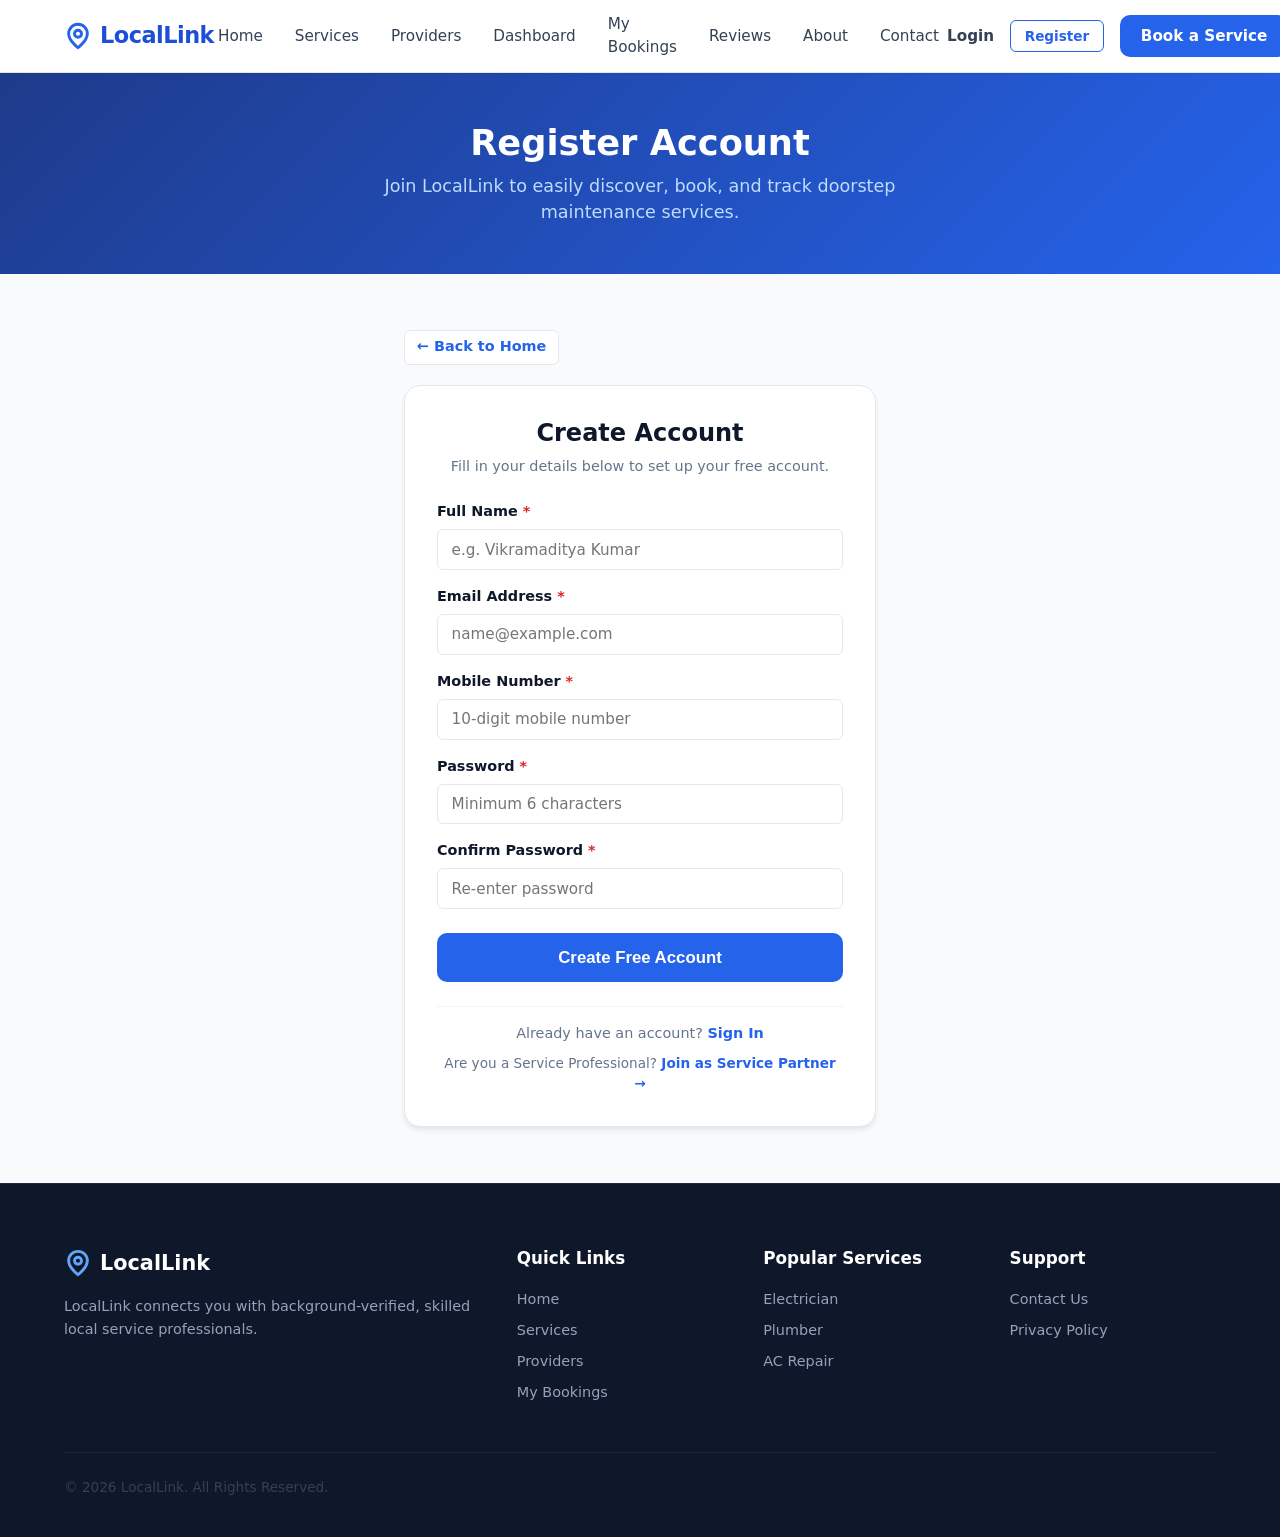
<file: register.html>
<!DOCTYPE html>
<html lang="en">
<head>
  <meta charset="UTF-8">
  <meta name="viewport" content="width=device-width, initial-scale=1.0">
  <title>Register Account – LocalLink</title>
  <meta name="description" content="Create a new LocalLink account to book trusted doorstep home service professionals.">
  <link rel="stylesheet" href="css/style.css">
  <link rel="stylesheet" href="css/components.css">
  <link rel="stylesheet" href="css/responsive.css">
</head>
<body>

  <!-- Site Header -->
  <header class="site-header">
    <div class="container navbar">
      <a href="index.html" class="brand-logo">
        <svg class="brand-icon" viewBox="0 0 24 24" fill="none" stroke="currentColor" stroke-width="2.5"><path d="M20 10c0 6-8 12-8 12s-8-6-8-12a8 8 0 0 1 16 0Z"/><circle cx="12" cy="10" r="3"/></svg>
        <span>LocalLink</span>
      </a>

      <nav class="nav-links" id="mobileNav">
        <a href="index.html" class="nav-link">Home</a>
        <a href="services.html" class="nav-link">Services</a>
        <a href="providers.html" class="nav-link">Providers</a>
        <a href="dashboard.html" class="nav-link">Dashboard</a>
        <a href="my-bookings.html" class="nav-link">My Bookings</a>
        <a href="reviews.html" class="nav-link">Reviews</a>
        <a href="about.html" class="nav-link">About</a>
        <a href="contact.html" class="nav-link">Contact</a>
        <div class="mobile-book-btn">
          <a href="booking.html" class="btn btn-primary btn-block">Book a Service</a>
        </div>
      </nav>

      <div class="header-actions">
        <div id="navAuthGroup" style="display: flex; align-items: center; gap: 0.75rem;">
          <!-- Populated dynamically by auth.js -->
        </div>
        <a href="booking.html" class="btn btn-primary">Book a Service</a>
        <button class="hamburger-btn" id="hamburgerBtn" aria-label="Toggle Navigation Menu">
          <svg width="24" height="24" viewBox="0 0 24 24" fill="none" stroke="currentColor" stroke-width="2"><line x1="3" y1="12" x2="21" y2="12"/><line x1="3" y1="6" x2="21" y2="6"/><line x1="3" y1="18" x2="21" y2="18"/></svg>
        </button>
      </div>
    </div>
  </header>

  <main>
    <section class="page-banner">
      <div class="container">
        <h1>Register Account</h1>
        <p>Join LocalLink to easily discover, book, and track doorstep maintenance services.</p>
      </div>
    </section>

    <section class="section">
      <div class="container" style="max-width: 520px;">

        <a href="index.html" class="back-nav-link">&larr; Back to Home</a>

        <div class="form-card">
          <h2 style="font-size: 1.5rem; margin-bottom: 0.5rem; color: var(--text-dark); text-align: center;">Create Account</h2>
          <p style="color: var(--text-muted); font-size: 0.9rem; margin-bottom: 1.5rem; text-align: center;">
            Fill in your details below to set up your free account.
          </p>

          <div id="regAlert" class="badge badge-danger" style="display: none; width: 100%; padding: 0.75rem; justify-content: center; margin-bottom: 1rem; font-size: 0.85rem;">
            <!-- Error text rendered by JS -->
          </div>

          <form id="regForm" novalidate>
            <div class="form-group" style="margin-bottom: 1rem;">
              <label for="regName" class="form-label">Full Name <span class="required">*</span></label>
              <input type="text" id="regName" class="form-control" placeholder="e.g. Vikramaditya Kumar">
              <div class="form-error-msg" id="errRegName">Please enter your full name.</div>
            </div>

            <div class="form-group" style="margin-bottom: 1rem;">
              <label for="regEmail" class="form-label">Email Address <span class="required">*</span></label>
              <input type="email" id="regEmail" class="form-control" placeholder="name@example.com">
              <div class="form-error-msg" id="errRegEmail">Please enter a valid email address.</div>
            </div>

            <div class="form-group" style="margin-bottom: 1rem;">
              <label for="regMobile" class="form-label">Mobile Number <span class="required">*</span></label>
              <input type="tel" id="regMobile" class="form-control" placeholder="10-digit mobile number" maxlength="10">
              <div class="form-error-msg" id="errRegMobile">Please enter a valid 10-digit mobile number.</div>
            </div>

            <div class="form-group" style="margin-bottom: 1rem;">
              <label for="regPassword" class="form-label">Password <span class="required">*</span></label>
              <input type="password" id="regPassword" class="form-control" placeholder="Minimum 6 characters">
              
              <div class="pwd-strength-wrap" id="pwdStrengthWrap" style="display: none;">
                <div class="pwd-strength-bar">
                  <div class="pwd-strength-fill" id="pwdStrengthFill"></div>
                </div>
                <div class="pwd-strength-text" id="pwdStrengthText">Strength: Weak</div>
              </div>
              
              <div class="form-error-msg" id="errRegPassword">Password must be at least 6 characters long.</div>
            </div>

            <div class="form-group" style="margin-bottom: 1.5rem;">
              <label for="regConfirmPassword" class="form-label">Confirm Password <span class="required">*</span></label>
              <input type="password" id="regConfirmPassword" class="form-control" placeholder="Re-enter password">
              <div class="pwd-match-text" id="pwdMatchText" style="display: none;"></div>
              <div class="form-error-msg" id="errRegConfirmPassword">Passwords do not match.</div>
            </div>

            <button type="submit" class="btn btn-primary btn-block btn-lg" id="btnRegisterSubmit">
              Create Free Account
            </button>
          </form>

          <div style="text-align: center; margin-top: 1.5rem; padding-top: 1rem; border-top: 1px solid var(--border-light); font-size: 0.9rem; color: var(--text-muted); display: flex; flex-direction: column; gap: 0.5rem;">
            <div>Already have an account? <a href="login.html" style="font-weight: 600;">Sign In</a></div>
            <div style="font-size: 0.85rem;">Are you a Service Professional? <a href="register-provider.html" style="font-weight: 600; color: var(--primary);">Join as Service Partner &rarr;</a></div>
          </div>
        </div>

      </div>
    </section>
  </main>

  <!-- Site Footer -->
  <footer class="site-footer">
    <div class="container">
      <div class="footer-grid">
        <div class="footer-col">
          <div class="footer-brand">
            <svg class="brand-icon" viewBox="0 0 24 24" fill="none" stroke="currentColor" stroke-width="2.5"><path d="M20 10c0 6-8 12-8 12s-8-6-8-12a8 8 0 0 1 16 0Z"/><circle cx="12" cy="10" r="3"/></svg>
            <span>LocalLink</span>
          </div>
          <p>LocalLink connects you with background-verified, skilled local service professionals.</p>
        </div>

        <div class="footer-col">
          <h4>Quick Links</h4>
          <div class="footer-links">
            <a href="index.html">Home</a>
            <a href="services.html">Services</a>
            <a href="providers.html">Providers</a>
            <a href="my-bookings.html">My Bookings</a>
          </div>
        </div>

        <div class="footer-col">
          <h4>Popular Services</h4>
          <div class="footer-links">
            <a href="providers.html?service=Electrician">Electrician</a>
            <a href="providers.html?service=Plumber">Plumber</a>
            <a href="providers.html?service=AC%20Repair">AC Repair</a>
          </div>
        </div>

        <div class="footer-col">
          <h4>Support</h4>
          <div class="footer-links">
            <a href="contact.html">Contact Us</a>
            <a href="about.html">Privacy Policy</a>
          </div>
        </div>
      </div>

      <div class="footer-bottom">
        <p>&copy; 2026 LocalLink. All Rights Reserved.</p>
      </div>
    </div>
  </footer>

  <script src="js/data.js"></script>
  <script src="js/main.js"></script>
  <script src="js/auth.js"></script>
  <script>
    document.addEventListener('DOMContentLoaded', () => {
      const regForm = document.getElementById('regForm');
      const regAlert = document.getElementById('regAlert');
      const passwordInput = document.getElementById('regPassword');
      const confirmInput = document.getElementById('regConfirmPassword');
      const strengthWrap = document.getElementById('pwdStrengthWrap');
      const strengthFill = document.getElementById('pwdStrengthFill');
      const strengthText = document.getElementById('pwdStrengthText');
      const matchText = document.getElementById('pwdMatchText');

      // Real-time Password Strength Calculator
      if (passwordInput) {
        passwordInput.addEventListener('input', () => {
          const val = passwordInput.value;
          if (!val) {
            strengthWrap.style.display = 'none';
            return;
          }

          strengthWrap.style.display = 'block';

          let score = 0;
          if (val.length >= 6) score++;
          if (val.length >= 8) score++;
          if (/[A-Z]/.test(val)) score++;
          if (/[0-9]/.test(val)) score++;
          if (/[^A-Za-z0-9]/.test(val)) score++;

          if (score <= 2) {
            strengthFill.style.width = '33%';
            strengthFill.style.backgroundColor = 'var(--danger)';
            strengthText.textContent = 'Strength: Weak (Add numbers or capital letters)';
            strengthText.style.color = 'var(--danger)';
          } else if (score <= 4) {
            strengthFill.style.width = '66%';
            strengthFill.style.backgroundColor = 'var(--warning)';
            strengthText.textContent = 'Strength: Medium (Good password)';
            strengthText.style.color = 'var(--warning)';
          } else {
            strengthFill.style.width = '100%';
            strengthFill.style.backgroundColor = 'var(--success)';
            strengthText.textContent = 'Strength: Strong (Excellent password)';
            strengthText.style.color = 'var(--success)';
          }

          checkMatch();
        });
      }

      // Real-time Confirm Password Matcher
      function checkMatch() {
        if (!confirmInput || !confirmInput.value) {
          matchText.style.display = 'none';
          return;
        }

        matchText.style.display = 'block';
        if (confirmInput.value === passwordInput.value) {
          matchText.textContent = 'Passwords match ✓';
          matchText.className = 'pwd-match-text match';
        } else {
          matchText.textContent = 'Passwords do not match ✗';
          matchText.className = 'pwd-match-text no-match';
        }
      }

      if (confirmInput) {
        confirmInput.addEventListener('input', checkMatch);
      }

      // Form Submit Validation
      if (regForm) {
        regForm.addEventListener('submit', (e) => {
          e.preventDefault();

          const name = document.getElementById('regName').value.trim();
          const email = document.getElementById('regEmail').value.trim();
          const mobile = document.getElementById('regMobile').value.trim();
          const password = passwordInput.value;
          const confirmPassword = confirmInput.value;

          const errName = document.getElementById('errRegName');
          const errEmail = document.getElementById('errRegEmail');
          const errMobile = document.getElementById('errRegMobile');
          const errPassword = document.getElementById('errRegPassword');
          const errConfirm = document.getElementById('errRegConfirmPassword');

          let isValid = true;

          // Full Name Validation (min 2 characters)
          if (!name || name.length < 2) {
            errName.textContent = 'Please enter your full name (minimum 2 characters).';
            errName.classList.add('visible');
            isValid = false;
          } else {
            errName.classList.remove('visible');
          }

          // Strict Email RFC Validation
          const emailRegex = /^[a-zA-Z0-9._%+-]+@[a-zA-Z0-9.-]+\.[a-zA-Z]{2,}$/;
          if (!email || !emailRegex.test(email)) {
            errEmail.textContent = 'Please enter a valid email address (e.g. name@example.com).';
            errEmail.classList.add('visible');
            isValid = false;
          } else {
            errEmail.classList.remove('visible');
          }

          // Strict 10-Digit Mobile Validation (starts with 6, 7, 8, 9)
          const mobileRegex = /^[6-9]\d{9}$/;
          if (!mobile || !mobileRegex.test(mobile)) {
            errMobile.textContent = 'Mobile number must be exactly 10 digits starting with 6, 7, 8, or 9.';
            errMobile.classList.add('visible');
            isValid = false;
          } else {
            errMobile.classList.remove('visible');
          }

          // Password Validation (min 6 chars)
          if (!password || password.length < 6) {
            errPassword.textContent = 'Password must be at least 6 characters long.';
            errPassword.classList.add('visible');
            isValid = false;
          } else {
            errPassword.classList.remove('visible');
          }

          // Confirm Password Match
          if (!confirmPassword || confirmPassword !== password) {
            errConfirm.textContent = 'Confirm password does not match password.';
            errConfirm.classList.add('visible');
            isValid = false;
          } else {
            errConfirm.classList.remove('visible');
          }

          if (!isValid) return;

          // Call register function from auth.js
          const result = registerUser(name, email, mobile, password);

          if (!result.success) {
            regAlert.textContent = result.message;
            regAlert.style.display = 'flex';
          } else {
            regAlert.style.display = 'none';
            showToast(`Account created successfully! Welcome, ${result.user.name}`, 'success');
            setTimeout(() => {
              window.location.href = 'index.html';
            }, 800);
          }
        });
      }
    });
  </script>
</body>
</html>
</file>
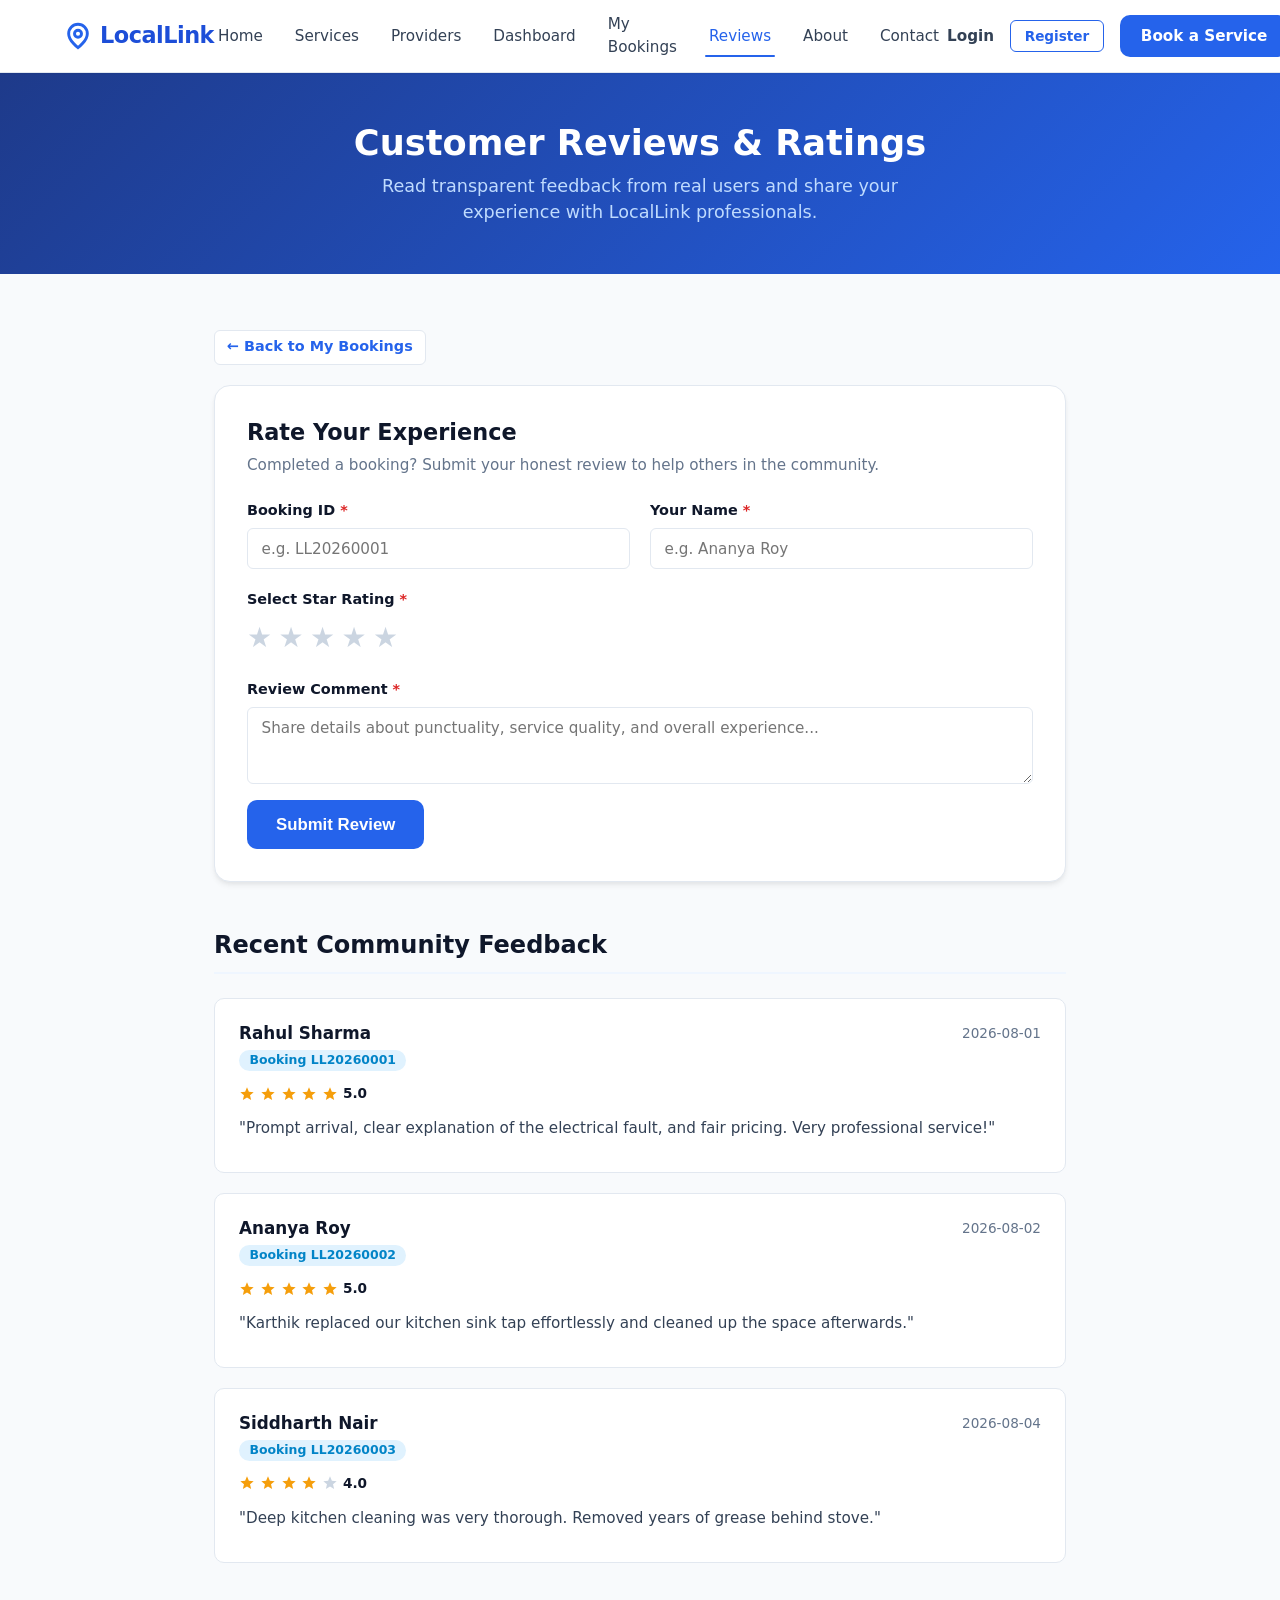
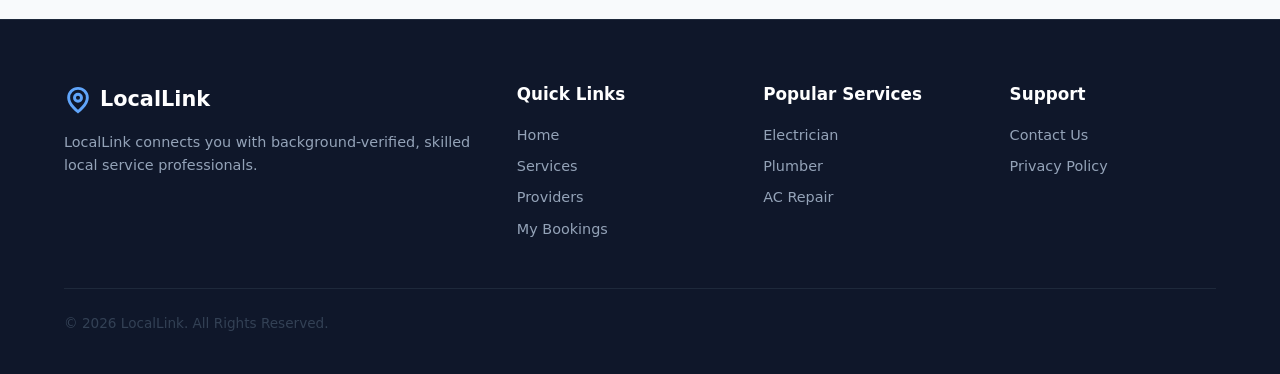
<file: reviews.html>
<!DOCTYPE html>
<html lang="en">
<head>
  <meta charset="UTF-8">
  <meta name="viewport" content="width=device-width, initial-scale=1.0">
  <title>Customer Reviews – LocalLink</title>
  <meta name="description" content="Read real customer reviews and submit ratings for completed doorstep service bookings.">
  <link rel="stylesheet" href="css/style.css">
  <link rel="stylesheet" href="css/components.css">
  <link rel="stylesheet" href="css/responsive.css">
</head>
<body>

  <!-- Site Header -->
  <header class="site-header">
    <div class="container navbar">
      <a href="index.html" class="brand-logo">
        <svg class="brand-icon" viewBox="0 0 24 24" fill="none" stroke="currentColor" stroke-width="2.5"><path d="M20 10c0 6-8 12-8 12s-8-6-8-12a8 8 0 0 1 16 0Z"/><circle cx="12" cy="10" r="3"/></svg>
        <span>LocalLink</span>
      </a>

      <nav class="nav-links" id="mobileNav">
        <a href="index.html" class="nav-link">Home</a>
        <a href="services.html" class="nav-link">Services</a>
        <a href="providers.html" class="nav-link">Providers</a>
        <a href="dashboard.html" class="nav-link">Dashboard</a>
        <a href="my-bookings.html" class="nav-link">My Bookings</a>
        <a href="reviews.html" class="nav-link active">Reviews</a>
        <a href="about.html" class="nav-link">About</a>
        <a href="contact.html" class="nav-link">Contact</a>
        <div class="mobile-book-btn">
          <a href="booking.html" class="btn btn-primary btn-block">Book a Service</a>
        </div>
      </nav>

      <div class="header-actions">
        <div id="navAuthGroup" style="display: flex; align-items: center; gap: 0.75rem;"></div>
        <a href="booking.html" class="btn btn-primary">Book a Service</a>
        <button class="hamburger-btn" id="hamburgerBtn" aria-label="Toggle Navigation Menu">
          <svg width="24" height="24" viewBox="0 0 24 24" fill="none" stroke="currentColor" stroke-width="2"><line x1="3" y1="12" x2="21" y2="12"/><line x1="3" y1="6" x2="21" y2="6"/><line x1="3" y1="18" x2="21" y2="18"/></svg>
        </button>
      </div>
    </div>
  </header>

  <main>
    <section class="page-banner">
      <div class="container">
        <h1>Customer Reviews & Ratings</h1>
        <p>Read transparent feedback from real users and share your experience with LocalLink professionals.</p>
      </div>
    </section>

    <section class="section">
      <div class="container" style="max-width: 900px;">

        <a href="my-bookings.html" class="back-nav-link">&larr; Back to My Bookings</a>

        <!-- Review Submission Card -->
        <div class="form-card" style="margin-bottom: 3rem;">
          <h2 style="font-size: 1.4rem; margin-bottom: 0.5rem; color: var(--text-dark);">Rate Your Experience</h2>
          <p style="color: var(--text-muted); font-size: 0.95rem; margin-bottom: 1.5rem;">
            Completed a booking? Submit your honest review to help others in the community.
          </p>

          <form id="reviewForm" novalidate>
            <div class="form-grid">
              <div class="form-group">
                <label for="reviewBookingId" class="form-label">Booking ID <span class="required">*</span></label>
                <input type="text" id="reviewBookingId" class="form-control" placeholder="e.g. LL20260001">
                <div class="form-error-msg" id="errReviewBookingId">Please enter a valid Booking ID.</div>
              </div>

              <div class="form-group">
                <label for="reviewCustomerName" class="form-label">Your Name <span class="required">*</span></label>
                <input type="text" id="reviewCustomerName" class="form-control" placeholder="e.g. Ananya Roy">
                <div class="form-error-msg" id="errReviewCustomerName">Please enter your name.</div>
              </div>

              <div class="form-group full-width">
                <label class="form-label">Select Star Rating <span class="required">*</span></label>
                <div class="star-picker" id="starPicker">
                  <span data-value="1">&#9733;</span>
                  <span data-value="2">&#9733;</span>
                  <span data-value="3">&#9733;</span>
                  <span data-value="4">&#9733;</span>
                  <span data-value="5">&#9733;</span>
                </div>
                <div class="form-error-msg" id="errStarRating">Please select a star rating.</div>
              </div>

              <div class="form-group full-width">
                <label for="reviewText" class="form-label">Review Comment <span class="required">*</span></label>
                <textarea id="reviewText" class="form-control" rows="3" placeholder="Share details about punctuality, service quality, and overall experience..."></textarea>
                <div class="form-error-msg" id="errReviewText">Please write a review comment.</div>
              </div>
            </div>

            <button type="submit" class="btn btn-primary btn-lg" style="margin-top: 1rem;" id="btnSubmitReview">
              Submit Review
            </button>
          </form>
        </div>

        <!-- Community Reviews List -->
        <div>
          <div style="border-bottom: 2px solid var(--primary-light); padding-bottom: 0.75rem; margin-bottom: 1.5rem;">
            <h2 style="font-size: 1.5rem; color: var(--text-dark);">Recent Community Feedback</h2>
          </div>

          <div class="services-grid" style="grid-template-columns: 1fr; gap: 1.25rem;" id="communityReviewsList">
            <!-- Rendered dynamically by js/reviews.js -->
          </div>
        </div>

      </div>
    </section>
  </main>

  <!-- Site Footer -->
  <footer class="site-footer">
    <div class="container">
      <div class="footer-grid">
        <div class="footer-col">
          <div class="footer-brand">
            <svg class="brand-icon" viewBox="0 0 24 24" fill="none" stroke="currentColor" stroke-width="2.5"><path d="M20 10c0 6-8 12-8 12s-8-6-8-12a8 8 0 0 1 16 0Z"/><circle cx="12" cy="10" r="3"/></svg>
            <span>LocalLink</span>
          </div>
          <p>LocalLink connects you with background-verified, skilled local service professionals.</p>
        </div>

        <div class="footer-col">
          <h4>Quick Links</h4>
          <div class="footer-links">
            <a href="index.html">Home</a>
            <a href="services.html">Services</a>
            <a href="providers.html">Providers</a>
            <a href="my-bookings.html">My Bookings</a>
          </div>
        </div>

        <div class="footer-col">
          <h4>Popular Services</h4>
          <div class="footer-links">
            <a href="providers.html?service=Electrician">Electrician</a>
            <a href="providers.html?service=Plumber">Plumber</a>
            <a href="providers.html?service=AC%20Repair">AC Repair</a>
          </div>
        </div>

        <div class="footer-col">
          <h4>Support</h4>
          <div class="footer-links">
            <a href="contact.html">Contact Us</a>
            <a href="about.html">Privacy Policy</a>
          </div>
        </div>
      </div>

      <div class="footer-bottom">
        <p>&copy; 2026 LocalLink. All Rights Reserved.</p>
      </div>
    </div>
  </footer>

  <script src="js/data.js"></script>
  <script src="js/main.js"></script>
  <script src="js/auth.js"></script>
  <script src="js/reviews.js"></script>
</body>
</html>
</file>
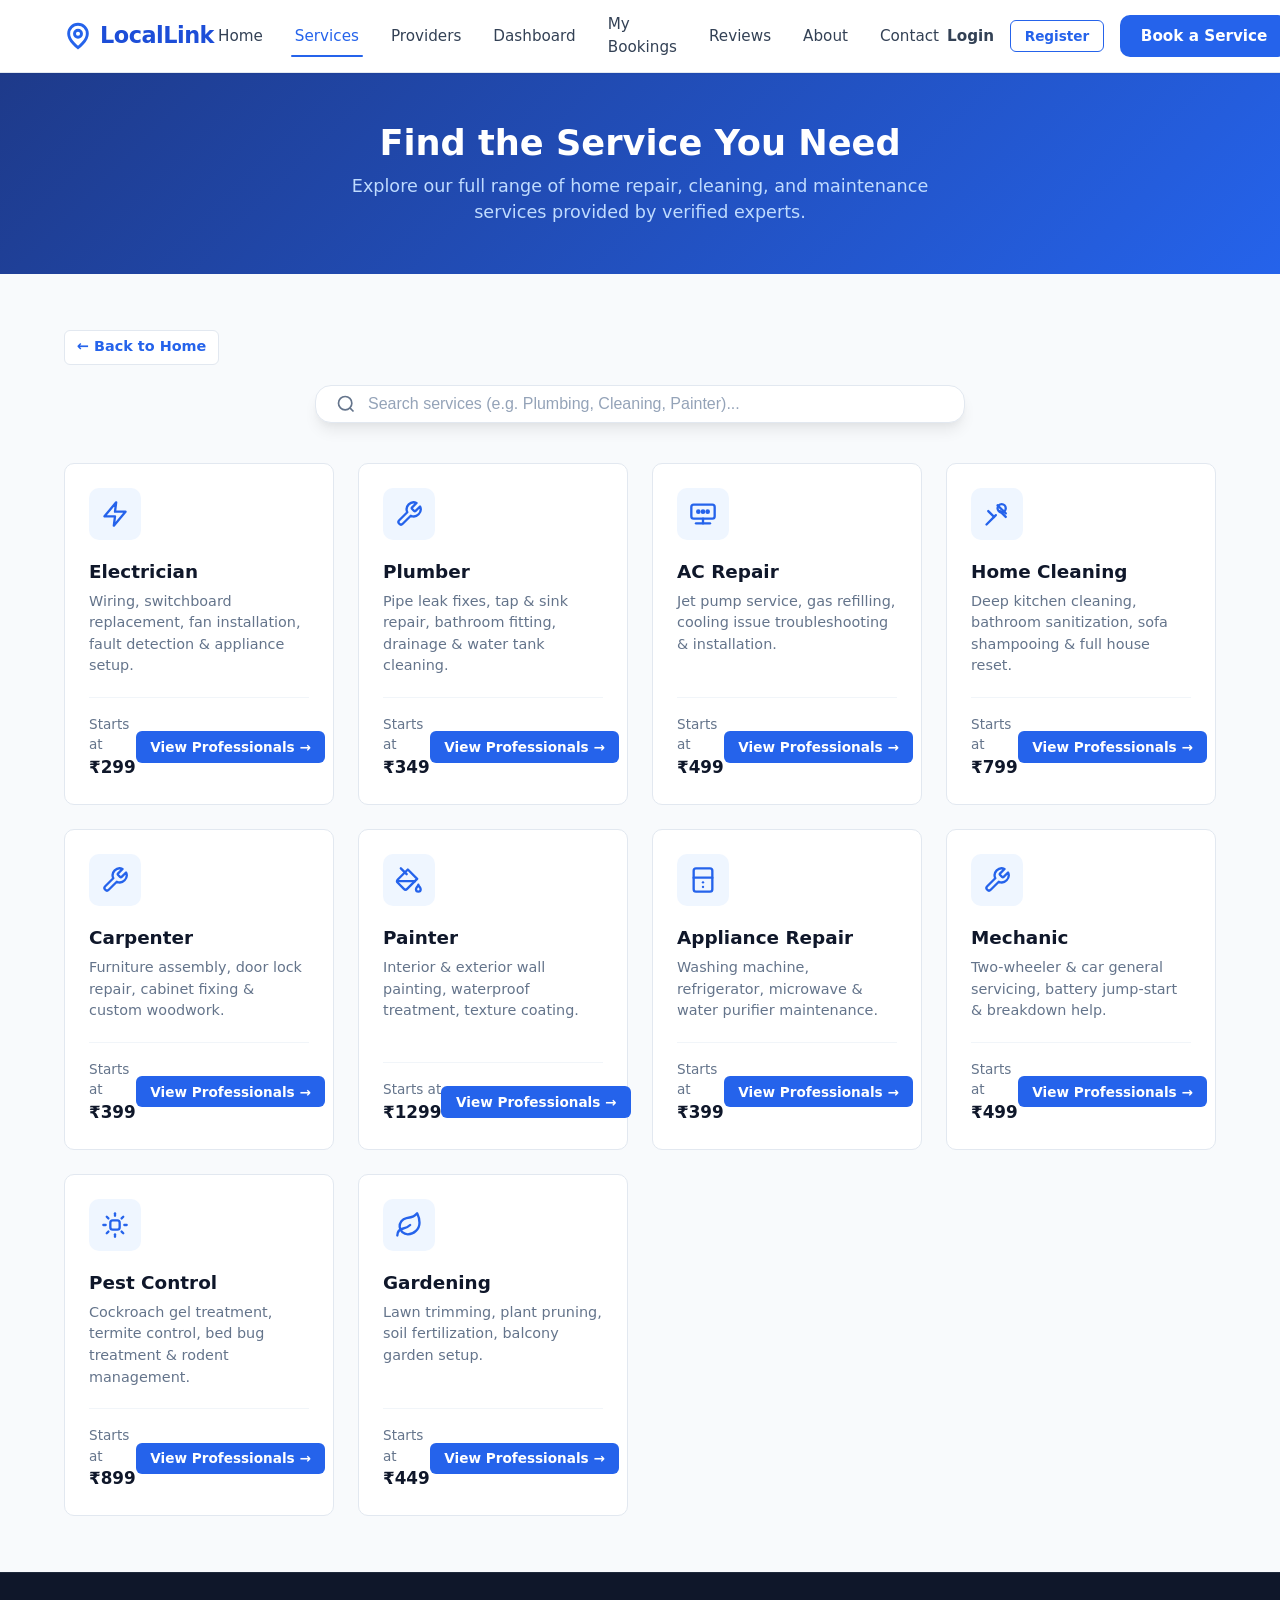
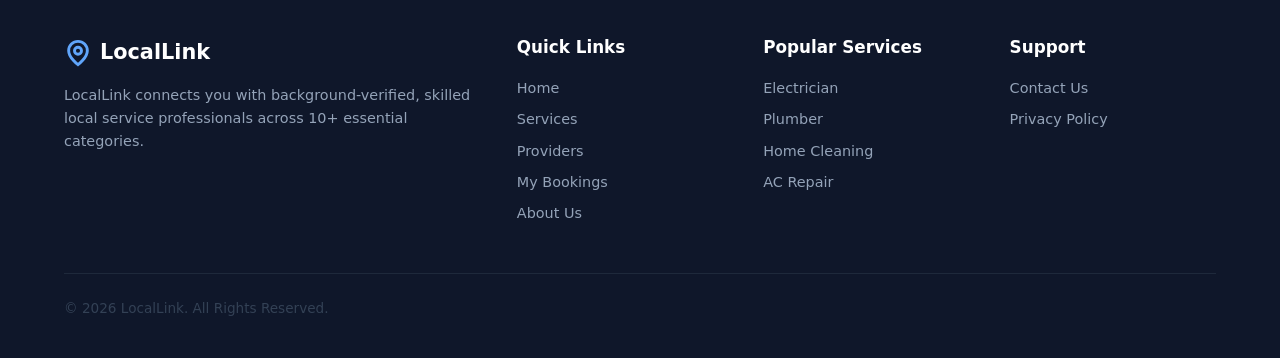
<file: services.html>
<!DOCTYPE html>
<html lang="en">
<head>
  <meta charset="UTF-8">
  <meta name="viewport" content="width=device-width, initial-scale=1.0">
  <title>Services – LocalLink Local Discovery Platform</title>
  <meta name="description" content="Browse all available home maintenance and repair services on LocalLink.">
  <link rel="stylesheet" href="css/style.css">
  <link rel="stylesheet" href="css/components.css">
  <link rel="stylesheet" href="css/responsive.css">
</head>
<body>

  <!-- Site Navigation Header -->
  <header class="site-header">
    <div class="container navbar">
      <a href="index.html" class="brand-logo">
        <svg class="brand-icon" viewBox="0 0 24 24" fill="none" stroke="currentColor" stroke-width="2.5"><path d="M20 10c0 6-8 12-8 12s-8-6-8-12a8 8 0 0 1 16 0Z"/><circle cx="12" cy="10" r="3"/></svg>
        <span>LocalLink</span>
      </a>

      <nav class="nav-links" id="mobileNav">
        <a href="index.html" class="nav-link">Home</a>
        <a href="services.html" class="nav-link active">Services</a>
        <a href="providers.html" class="nav-link">Providers</a>
        <a href="dashboard.html" class="nav-link">Dashboard</a>
        <a href="my-bookings.html" class="nav-link">My Bookings</a>
        <a href="reviews.html" class="nav-link">Reviews</a>
        <a href="about.html" class="nav-link">About</a>
        <a href="contact.html" class="nav-link">Contact</a>
        <div class="mobile-book-btn">
          <a href="booking.html" class="btn btn-primary btn-block">Book a Service</a>
        </div>
      </nav>

      <div class="header-actions">
        <div id="navAuthGroup" style="display: flex; align-items: center; gap: 0.75rem;"></div>
        <a href="booking.html" class="btn btn-primary">Book a Service</a>
        <button class="hamburger-btn" id="hamburgerBtn" aria-label="Toggle Navigation Menu">
          <svg width="24" height="24" viewBox="0 0 24 24" fill="none" stroke="currentColor" stroke-width="2"><line x1="3" y1="12" x2="21" y2="12"/><line x1="3" y1="6" x2="21" y2="6"/><line x1="3" y1="18" x2="21" y2="18"/></svg>
        </button>
      </div>
    </div>
  </header>

  <main>
    <!-- Page Header Banner -->
    <section class="page-banner">
      <div class="container">
        <h1>Find the Service You Need</h1>
        <p>Explore our full range of home repair, cleaning, and maintenance services provided by verified experts.</p>
      </div>
    </section>

    <!-- Services Explorer Section -->
    <section class="section">
      <div class="container">

        <a href="index.html" class="back-nav-link">&larr; Back to Home</a>

        <!-- Real-time Filter Search Input -->
        <div class="search-box-wrap" style="margin-bottom: 2.5rem;">
          <div class="search-input-group">
            <svg class="search-icon" viewBox="0 0 24 24" fill="none" stroke="currentColor" stroke-width="2"><circle cx="11" cy="11" r="8"/><line x1="21" y1="21" x2="16.65" y2="16.65"/></svg>
            <input type="text" id="servicesSearchInput" class="search-input" placeholder="Search services (e.g. Plumbing, Cleaning, Painter)..." aria-label="Search services">
          </div>
        </div>

        <!-- Services Grid -->
        <div class="services-grid" id="allServicesGrid">
          <!-- Rendered dynamically via js/services.js -->
        </div>

        <!-- Empty State Container -->
        <div id="servicesEmptyState" class="empty-state" style="display: none;">
          <svg class="empty-icon" viewBox="0 0 24 24" fill="none" stroke="currentColor" stroke-width="2"><circle cx="11" cy="11" r="8"/><line x1="21" y1="21" x2="16.65" y2="16.65"/></svg>
          <h3>No matching services found</h3>
          <p>We couldn't find any service matching your search term. Try typing another keyword or reset search.</p>
          <button class="btn btn-secondary" id="btnResetServicesSearch">Show All Services</button>
        </div>

      </div>
    </section>
  </main>

  <!-- Site Footer -->
  <footer class="site-footer">
    <div class="container">
      <div class="footer-grid">
        <div class="footer-col">
          <div class="footer-brand">
            <svg class="brand-icon" viewBox="0 0 24 24" fill="none" stroke="currentColor" stroke-width="2.5"><path d="M20 10c0 6-8 12-8 12s-8-6-8-12a8 8 0 0 1 16 0Z"/><circle cx="12" cy="10" r="3"/></svg>
            <span>LocalLink</span>
          </div>
          <p>LocalLink connects you with background-verified, skilled local service professionals across 10+ essential categories.</p>
        </div>

        <div class="footer-col">
          <h4>Quick Links</h4>
          <div class="footer-links">
            <a href="index.html">Home</a>
            <a href="services.html">Services</a>
            <a href="providers.html">Providers</a>
            <a href="my-bookings.html">My Bookings</a>
            <a href="about.html">About Us</a>
          </div>
        </div>

        <div class="footer-col">
          <h4>Popular Services</h4>
          <div class="footer-links">
            <a href="providers.html?service=Electrician">Electrician</a>
            <a href="providers.html?service=Plumber">Plumber</a>
            <a href="providers.html?service=Home%20Cleaning">Home Cleaning</a>
            <a href="providers.html?service=AC%20Repair">AC Repair</a>
          </div>
        </div>

        <div class="footer-col">
          <h4>Support</h4>
          <div class="footer-links">
            <a href="contact.html">Contact Us</a>
            <a href="about.html">Privacy Policy</a>
          </div>
        </div>
      </div>

      <div class="footer-bottom">
        <p>&copy; 2026 LocalLink. All Rights Reserved.</p>
      </div>
    </div>
  </footer>

  <script src="js/data.js"></script>
  <script src="js/main.js"></script>
  <script src="js/auth.js"></script>
  <script src="js/services.js"></script>
</body>
</html>
</file>
<file: css/style.css>
/* ==========================================
   LOCALLINK - DESIGN SYSTEM & STYLESHEET
   ========================================== */

/* CSS Variables / Tokens */
:root {
  /* Color Palette */
  --primary: #2563eb;
  --primary-dark: #1d4ed8;
  --primary-light: #eff6ff;
  --primary-hover: #1e40af;
  
  --secondary: #475569;
  --secondary-light: #f1f5f9;
  
  --accent: #f59e0b;
  --accent-light: #fef3c7;

  --text-dark: #0f172a;
  --text-main: #334155;
  --text-muted: #64748b;
  --text-light: #94a3b8;

  --bg-main: #f8fafc;
  --bg-card: #ffffff;
  --bg-subtle: #f1f5f9;

  --border-color: #e2e8f0;
  --border-light: #f1f5f9;

  --success: #16a34a;
  --success-light: #dcfce7;
  --warning: #d97706;
  --warning-light: #fef3c7;
  --danger: #dc2626;
  --danger-light: #fee2e2;
  --info: #0284c7;
  --info-light: #e0f2fe;

  /* Typography */
  --font-family: 'Inter', system-ui, -apple-system, BlinkMacSystemFont, "Segoe UI", Roboto, sans-serif;
  
  /* Radii */
  --radius-sm: 6px;
  --radius-md: 10px;
  --radius-lg: 16px;
  --radius-full: 9999px;

  /* Shadows */
  --shadow-sm: 0 1px 2px 0 rgba(0, 0, 0, 0.05);
  --shadow-md: 0 4px 6px -1px rgba(0, 0, 0, 0.07), 0 2px 4px -1px rgba(0, 0, 0, 0.04);
  --shadow-lg: 0 10px 15px -3px rgba(0, 0, 0, 0.08), 0 4px 6px -2px rgba(0, 0, 0, 0.03);

  /* Transitions */
  --transition: all 0.2s ease-in-out;
}

/* Reset & Box Sizing */
*, *::before, *::after {
  box-sizing: border-box;
  margin: 0;
  padding: 0;
}

html {
  font-family: var(--font-family);
  font-size: 16px;
  scroll-behavior: smooth;
  color: var(--text-main);
  background-color: var(--bg-main);
}

body {
  min-height: 100vh;
  display: flex;
  flex-direction: column;
  line-height: 1.5;
  -webkit-font-smoothing: antialiased;
}

/* Container */
.container {
  width: 100%;
  max-width: 1200px;
  margin: 0 auto;
  padding: 0 1.5rem;
}

/* Typography Helpers */
h1, h2, h3, h4, h5, h6 {
  color: var(--text-dark);
  font-weight: 700;
  line-height: 1.25;
}

h1 { font-size: 2.25rem; }
h2 { font-size: 1.75rem; }
h3 { font-size: 1.25rem; }
h4 { font-size: 1.1rem; }

p {
  color: var(--text-main);
  margin-bottom: 0.5rem;
}

a {
  color: var(--primary);
  text-decoration: none;
  transition: var(--transition);
}

a:hover {
  color: var(--primary-hover);
}

ul {
  list-style: none;
}

img {
  max-width: 100%;
  height: auto;
  display: block;
}

/* Header & Navbar */
.site-header {
  background-color: var(--bg-card);
  border-bottom: 1px solid var(--border-color);
  position: sticky;
  top: 0;
  z-index: 100;
  box-shadow: var(--shadow-sm);
}

/* Specialized Executive Dashboard Header */
.site-header.dashboard-header {
  background-color: #0f172a;
  border-bottom: 1px solid #1e293b;
  box-shadow: var(--shadow-md);
}

.site-header.dashboard-header .brand-logo {
  color: #ffffff;
}

.site-header.dashboard-header .brand-icon {
  color: #60a5fa;
}

.site-header.dashboard-header .nav-link {
  color: #94a3b8;
}

.site-header.dashboard-header .nav-link:hover,
.site-header.dashboard-header .nav-link.active {
  color: #ffffff;
}

.site-header.dashboard-header .nav-link.active::after {
  background-color: #3b82f6;
}

.site-header.dashboard-header .user-profile-badge span {
  color: #ffffff !important;
}

.site-header.dashboard-header .hamburger-btn {
  color: #ffffff;
}

.navbar {
  display: flex;
  align-items: center;
  justify-content: space-between;
  height: 72px;
}

.brand-logo {
  display: flex;
  align-items: center;
  gap: 0.5rem;
  font-size: 1.4rem;
  font-weight: 800;
  color: var(--primary-dark);
  letter-spacing: -0.5px;
}

.brand-icon {
  width: 28px;
  height: 28px;
  color: var(--primary);
}

.nav-links {
  display: flex;
  align-items: center;
  gap: 1.5rem;
}

.nav-link {
  color: var(--text-main);
  font-weight: 500;
  font-size: 0.95rem;
  padding: 0.5rem 0.25rem;
  position: relative;
}

.nav-link:hover,
.nav-link.active {
  color: var(--primary);
}

.nav-link.active::after {
  content: '';
  position: absolute;
  bottom: -2px;
  left: 0;
  width: 100%;
  height: 2.5px;
  background-color: var(--primary);
  border-radius: var(--radius-full);
}

.header-actions {
  display: flex;
  align-items: center;
  gap: 1rem;
}

/* Hamburger menu button for mobile */
.hamburger-btn {
  display: none;
  background: none;
  border: none;
  color: var(--text-dark);
  cursor: pointer;
  padding: 0.5rem;
  font-size: 1.5rem;
}

/* Main Content Area */
main {
  flex: 1;
}

/* Page Section Spacing */
.section {
  padding: 3.5rem 0;
}

.section-alt {
  background-color: var(--bg-card);
  border-top: 1px solid var(--border-color);
  border-bottom: 1px solid var(--border-color);
}

.section-header {
  text-align: center;
  max-width: 650px;
  margin: 0 auto 2.5rem auto;
}

.section-header h2 {
  margin-bottom: 0.5rem;
}

.section-header p {
  color: var(--text-muted);
  font-size: 1.05rem;
}

/* Footer */
.site-footer {
  background-color: #0f172a;
  color: #94a3b8;
  padding-top: 4rem;
  padding-bottom: 2rem;
  margin-top: auto;
  border-top: 1px solid #1e293b;
}

.footer-grid {
  display: grid;
  grid-template-columns: 2fr repeat(3, 1fr);
  gap: 2.5rem;
  margin-bottom: 3rem;
}

.footer-col h4 {
  color: #ffffff;
  font-size: 1.05rem;
  margin-bottom: 1.25rem;
}

.footer-brand {
  color: #ffffff;
  font-size: 1.3rem;
  font-weight: 800;
  display: flex;
  align-items: center;
  gap: 0.5rem;
  margin-bottom: 1rem;
}

.footer-brand .brand-icon {
  color: #60a5fa;
}

.footer-col p {
  color: #94a3b8;
  font-size: 0.9rem;
  line-height: 1.6;
}

.footer-links {
  display: flex;
  flex-direction: column;
  gap: 0.6rem;
}

.footer-links a {
  color: #94a3b8;
  font-size: 0.9rem;
}

.footer-links a:hover {
  color: #ffffff;
}

.footer-bottom {
  border-top: 1px solid #1e293b;
  padding-top: 1.5rem;
  display: flex;
  justify-content: space-between;
  align-items: center;
  font-size: 0.85rem;
  color: #64748b;
}

/* Back Navigation Link */
.back-nav-link {
  display: inline-flex;
  align-items: center;
  gap: 0.4rem;
  font-weight: 600;
  font-size: 0.9rem;
  color: var(--primary);
  margin-bottom: 1.25rem;
  text-decoration: none;
  transition: var(--transition);
  padding: 0.35rem 0.75rem;
  border-radius: var(--radius-sm);
  background-color: var(--bg-card);
  border: 1px solid var(--border-color);
  width: fit-content;
}

.back-nav-link:hover {
  background-color: var(--primary-light);
  color: var(--primary-dark);
  border-color: #bfdbfe;
}

/* Mobile-only Nav Elements (Hidden on Desktop) */
.mobile-book-btn,
.mobile-auth-item {
  display: none;
}

/* Page Header Banner (for subpages) */
.page-banner {
  background: linear-gradient(135deg, #1e3a8a 0%, #2563eb 100%);
  color: #ffffff;
  padding: 3rem 0;
  text-align: center;
}

.page-banner h1 {
  color: #ffffff;
  font-size: 2.2rem;
  margin-bottom: 0.5rem;
}

.page-banner p {
  color: #bfdbfe;
  font-size: 1.1rem;
  max-width: 600px;
  margin: 0 auto;
}
</file>
<file: css/components.css>
/* ==========================================
   LOCALLINK - COMPONENTS STYLESHEET
   ========================================== */

/* Button System */
.btn {
  display: inline-flex;
  align-items: center;
  justify-content: center;
  gap: 0.5rem;
  padding: 0.65rem 1.25rem;
  font-size: 0.95rem;
  font-weight: 600;
  border-radius: var(--radius-md);
  border: 1px solid transparent;
  cursor: pointer;
  transition: var(--transition);
  text-decoration: none;
  line-height: 1.2;
  white-space: nowrap;
}

.btn-primary {
  background-color: var(--primary);
  color: #ffffff;
}
.btn-primary:hover {
  background-color: var(--primary-dark);
  color: #ffffff;
  box-shadow: var(--shadow-sm);
}

.btn-secondary {
  background-color: var(--secondary-light);
  color: var(--text-dark);
  border-color: var(--border-color);
}
.btn-secondary:hover {
  background-color: var(--border-color);
  color: var(--text-dark);
}

.btn-outline {
  background-color: transparent;
  color: var(--primary);
  border-color: var(--primary);
}
.btn-outline:hover {
  background-color: var(--primary-light);
  color: var(--primary-dark);
}

.btn-danger {
  background-color: var(--danger);
  color: #ffffff;
}
.btn-danger:hover {
  background-color: #b91c1c;
  color: #ffffff;
}

.btn-sm {
  padding: 0.4rem 0.85rem;
  font-size: 0.85rem;
  border-radius: var(--radius-sm);
}

.btn-lg {
  padding: 0.85rem 1.75rem;
  font-size: 1.05rem;
  border-radius: var(--radius-md);
}

.btn-block {
  width: 100%;
}

.btn:disabled {
  opacity: 0.6;
  cursor: not-allowed;
  pointer-events: none;
}

/* Badge System */
.badge {
  display: inline-flex;
  align-items: center;
  gap: 0.3rem;
  padding: 0.25rem 0.65rem;
  border-radius: var(--radius-full);
  font-size: 0.78rem;
  font-weight: 600;
  line-height: 1;
}

.badge-success {
  background-color: var(--success-light);
  color: var(--success);
}

.badge-warning {
  background-color: var(--warning-light);
  color: var(--warning);
}

.badge-danger {
  background-color: var(--danger-light);
  color: var(--danger);
}

.badge-info {
  background-color: var(--info-light);
  color: var(--info);
}

/* Hero Section */
.hero-section {
  background: linear-gradient(180deg, var(--bg-card) 0%, var(--bg-main) 100%);
  padding: 4rem 0 3.5rem 0;
  text-align: center;
  border-bottom: 1px solid var(--border-color);
}

.hero-content {
  max-width: 780px;
  margin: 0 auto;
}

.hero-tag {
  display: inline-flex;
  align-items: center;
  gap: 0.4rem;
  background-color: var(--primary-light);
  color: var(--primary);
  font-size: 0.85rem;
  font-weight: 600;
  padding: 0.35rem 0.85rem;
  border-radius: var(--radius-full);
  margin-bottom: 1.25rem;
}

.hero-title {
  font-size: 2.75rem;
  font-weight: 800;
  color: var(--text-dark);
  letter-spacing: -0.02em;
  margin-bottom: 1rem;
}

.hero-subtitle {
  font-size: 1.15rem;
  color: var(--text-muted);
  margin-bottom: 2rem;
  line-height: 1.6;
}

/* Search Box */
.search-box-wrap {
  background-color: var(--bg-card);
  padding: 0.5rem;
  border-radius: var(--radius-lg);
  box-shadow: var(--shadow-lg);
  border: 1px solid var(--border-color);
  display: flex;
  align-items: center;
  gap: 0.5rem;
  max-width: 650px;
  margin: 0 auto 1.5rem auto;
}

.search-input-group {
  display: flex;
  align-items: center;
  flex: 1;
  padding: 0 0.75rem;
}

.search-icon {
  width: 20px;
  height: 20px;
  color: var(--text-muted);
  margin-right: 0.75rem;
  flex-shrink: 0;
}

.search-input {
  width: 100%;
  border: none;
  outline: none;
  font-size: 1rem;
  color: var(--text-dark);
  background: transparent;
}

.search-input::placeholder {
  color: var(--text-light);
}

.quick-pills {
  display: flex;
  align-items: center;
  justify-content: center;
  flex-wrap: wrap;
  gap: 0.5rem;
  font-size: 0.85rem;
  color: var(--text-muted);
}

.pill {
  background-color: var(--bg-card);
  border: 1px solid var(--border-color);
  padding: 0.3rem 0.75rem;
  border-radius: var(--radius-full);
  color: var(--text-main);
  cursor: pointer;
  transition: var(--transition);
  font-weight: 500;
}

.pill:hover {
  border-color: var(--primary);
  color: var(--primary);
  background-color: var(--primary-light);
}

/* Grids */
.services-grid {
  display: grid;
  grid-template-columns: repeat(auto-fill, minmax(240px, 1fr));
  gap: 1.5rem;
}

.providers-grid {
  display: grid;
  grid-template-columns: repeat(auto-fill, minmax(320px, 1fr));
  gap: 1.5rem;
}

.features-grid {
  display: grid;
  grid-template-columns: repeat(4, 1fr);
  gap: 1.5rem;
}

.steps-grid {
  display: grid;
  grid-template-columns: repeat(3, 1fr);
  gap: 2rem;
}

/* Service Card */
.service-card {
  background-color: var(--bg-card);
  border: 1px solid var(--border-color);
  border-radius: var(--radius-md);
  padding: 1.5rem;
  transition: var(--transition);
  display: flex;
  flex-direction: column;
  height: 100%;
}

.service-card:hover {
  transform: translateY(-3px);
  border-color: #cbd5e1;
  box-shadow: var(--shadow-md);
}

.service-icon-wrap {
  width: 52px;
  height: 52px;
  border-radius: var(--radius-md);
  background-color: var(--primary-light);
  color: var(--primary);
  display: flex;
  align-items: center;
  justify-content: center;
  margin-bottom: 1.25rem;
}

.service-icon-wrap svg {
  width: 28px;
  height: 28px;
}

.service-card h3 {
  font-size: 1.15rem;
  margin-bottom: 0.5rem;
}

.service-card p {
  color: var(--text-muted);
  font-size: 0.9rem;
  flex: 1;
  margin-bottom: 1.25rem;
}

.service-meta {
  display: flex;
  align-items: center;
  justify-content: space-between;
  border-top: 1px solid var(--border-light);
  padding-top: 1rem;
  margin-top: auto;
}

.service-price {
  font-size: 0.85rem;
  color: var(--text-muted);
}

.service-price strong {
  color: var(--text-dark);
  font-size: 1.05rem;
}

/* Provider Card */
.provider-card {
  background-color: var(--bg-card);
  border: 1px solid var(--border-color);
  border-radius: var(--radius-md);
  padding: 1.5rem;
  transition: var(--transition);
  display: flex;
  flex-direction: column;
}

.provider-card:hover {
  transform: translateY(-2px);
  box-shadow: var(--shadow-md);
  border-color: #cbd5e1;
}

.provider-header {
  display: flex;
  align-items: flex-start;
  gap: 1rem;
  margin-bottom: 1rem;
}

.provider-avatar {
  width: 60px;
  height: 60px;
  border-radius: var(--radius-full);
  object-fit: cover;
  background-color: var(--secondary-light);
  border: 2px solid var(--border-color);
  flex-shrink: 0;
}

.provider-info h3 {
  font-size: 1.1rem;
  margin-bottom: 0.2rem;
}

.provider-service-tag {
  color: var(--primary);
  font-size: 0.85rem;
  font-weight: 600;
}

.provider-rating {
  display: flex;
  align-items: center;
  gap: 0.3rem;
  font-size: 0.85rem;
  margin-top: 0.25rem;
}

.star-icon {
  width: 16px;
  height: 16px;
  fill: var(--accent);
  color: var(--accent);
}

.rating-score {
  font-weight: 700;
  color: var(--text-dark);
}

.review-count {
  color: var(--text-muted);
}

.provider-body {
  border-top: 1px solid var(--border-light);
  border-bottom: 1px solid var(--border-light);
  padding: 0.85rem 0;
  margin-bottom: 1rem;
  display: grid;
  grid-template-columns: repeat(2, 1fr);
  gap: 0.75rem;
  font-size: 0.85rem;
}

.info-item {
  display: flex;
  flex-direction: column;
}

.info-label {
  color: var(--text-muted);
  font-size: 0.75rem;
  text-transform: uppercase;
  letter-spacing: 0.5px;
}

.info-value {
  font-weight: 600;
  color: var(--text-dark);
}

.provider-footer {
  display: flex;
  gap: 0.5rem;
  margin-top: auto;
}

.provider-footer .btn {
  flex: 1;
}

/* Step Card */
.step-card {
  background-color: var(--bg-card);
  border: 1px solid var(--border-color);
  border-radius: var(--radius-md);
  padding: 2rem 1.5rem;
  text-align: center;
  position: relative;
}

.step-number {
  width: 44px;
  height: 44px;
  border-radius: var(--radius-full);
  background-color: var(--primary);
  color: #ffffff;
  font-weight: 800;
  font-size: 1.2rem;
  display: flex;
  align-items: center;
  justify-content: center;
  margin: 0 auto 1.25rem auto;
}

.step-card h3 {
  margin-bottom: 0.5rem;
}

.step-card p {
  color: var(--text-muted);
  font-size: 0.9rem;
}

/* Benefit Card */
.benefit-card {
  background-color: var(--bg-card);
  border: 1px solid var(--border-color);
  border-radius: var(--radius-md);
  padding: 1.5rem;
}

.benefit-icon {
  width: 42px;
  height: 42px;
  border-radius: var(--radius-sm);
  background-color: var(--primary-light);
  color: var(--primary);
  display: flex;
  align-items: center;
  justify-content: center;
  margin-bottom: 1rem;
}

.benefit-icon svg {
  width: 24px;
  height: 24px;
}

.benefit-card h3 {
  font-size: 1.05rem;
  margin-bottom: 0.4rem;
}

.benefit-card p {
  color: var(--text-muted);
  font-size: 0.85rem;
}

/* CTA Banner */
.cta-banner {
  background: linear-gradient(135deg, #1e40af 0%, #3b82f6 100%);
  border-radius: var(--radius-lg);
  padding: 3rem 2rem;
  color: #ffffff;
  text-align: center;
  box-shadow: var(--shadow-lg);
}

.cta-banner h2 {
  color: #ffffff;
  font-size: 2rem;
  margin-bottom: 0.75rem;
}

.cta-banner p {
  color: #dbeafe;
  font-size: 1.1rem;
  margin-bottom: 1.75rem;
  max-width: 600px;
  margin-left: auto;
  margin-right: auto;
}

/* Form Styles */
.form-card {
  background-color: var(--bg-card);
  border: 1px solid var(--border-color);
  border-radius: var(--radius-lg);
  padding: 2rem;
  box-shadow: var(--shadow-md);
}

.form-grid {
  display: grid;
  grid-template-columns: repeat(2, 1fr);
  gap: 1.25rem;
}

.form-group {
  display: flex;
  flex-direction: column;
  gap: 0.4rem;
}

.form-group.full-width {
  grid-column: 1 / -1;
}

.form-label {
  font-size: 0.9rem;
  font-weight: 600;
  color: var(--text-dark);
}

.form-label .required {
  color: var(--danger);
}

.form-control {
  width: 100%;
  padding: 0.65rem 0.85rem;
  font-size: 0.95rem;
  font-family: inherit;
  border: 1px solid var(--border-color);
  border-radius: var(--radius-sm);
  background-color: #ffffff;
  color: var(--text-dark);
  transition: var(--transition);
}

.form-control:focus {
  outline: none;
  border-color: var(--primary);
  box-shadow: 0 0 0 3px rgba(37, 99, 235, 0.15);
}

.form-control.is-invalid {
  border-color: var(--danger);
  background-color: #fff5f5;
}

.form-error-msg {
  color: var(--danger);
  font-size: 0.8rem;
  display: none;
  margin-top: 0.2rem;
}

.form-error-msg.visible {
  display: block;
}

/* Filter Controls Layout */
.filter-layout {
  display: grid;
  grid-template-columns: 260px 1fr;
  gap: 2rem;
  align-items: start;
}

.filter-sidebar {
  background-color: var(--bg-card);
  border: 1px solid var(--border-color);
  border-radius: var(--radius-md);
  padding: 1.5rem;
  position: sticky;
  top: 90px;
}

.filter-header {
  display: flex;
  align-items: center;
  justify-content: space-between;
  margin-bottom: 1.25rem;
  padding-bottom: 0.75rem;
  border-bottom: 1px solid var(--border-light);
}

.filter-header h3 {
  font-size: 1.1rem;
}

.filter-reset-btn {
  background: none;
  border: none;
  color: var(--primary);
  font-size: 0.85rem;
  font-weight: 600;
  cursor: pointer;
}

.filter-group {
  margin-bottom: 1.25rem;
}

.filter-group label {
  display: block;
  font-weight: 600;
  font-size: 0.85rem;
  margin-bottom: 0.4rem;
  color: var(--text-dark);
}

/* Empty State Component */
.empty-state {
  text-align: center;
  padding: 3.5rem 1.5rem;
  background-color: var(--bg-card);
  border: 1px border-dashed var(--border-color);
  border-radius: var(--radius-md);
  margin: 1.5rem 0;
}

.empty-icon {
  width: 64px;
  height: 64px;
  color: var(--text-light);
  margin: 0 auto 1rem auto;
}

.empty-state h3 {
  margin-bottom: 0.5rem;
}

.empty-state p {
  color: var(--text-muted);
  max-width: 420px;
  margin: 0 auto 1.5rem auto;
}

/* Star Rating Selector */
.star-picker {
  display: flex;
  gap: 0.4rem;
  font-size: 1.75rem;
  cursor: pointer;
}

.star-picker span {
  color: #cbd5e1;
  transition: var(--transition);
}

.star-picker span.active,
.star-picker span:hover,
.star-picker span:hover ~ span {
  color: var(--accent);
}

/* Booking Cards */
.booking-card {
  background-color: var(--bg-card);
  border: 1px solid var(--border-color);
  border-radius: var(--radius-md);
  padding: 1.5rem;
  margin-bottom: 1.25rem;
  box-shadow: var(--shadow-sm);
  display: flex;
  flex-direction: column;
  gap: 1rem;
}

.booking-header {
  display: flex;
  align-items: center;
  justify-content: space-between;
  padding-bottom: 0.75rem;
  border-bottom: 1px solid var(--border-light);
}

.booking-id {
  font-weight: 700;
  color: var(--text-dark);
  font-size: 1rem;
}

.booking-details-grid {
  display: grid;
  grid-template-columns: repeat(auto-fit, minmax(180px, 1fr));
  gap: 1rem;
  font-size: 0.9rem;
}

.booking-footer {
  display: flex;
  align-items: center;
  justify-content: space-between;
  padding-top: 0.75rem;
  border-top: 1px solid var(--border-light);
}

/* Confirmation Modal / Alert Overlay */
.modal-overlay {
  position: fixed;
  top: 0;
  left: 0;
  width: 100vw;
  height: 100vh;
  background-color: rgba(15, 23, 42, 0.6);
  backdrop-filter: blur(2px);
  display: flex;
  align-items: center;
  justify-content: center;
  z-index: 1000;
  opacity: 0;
  visibility: hidden;
  transition: var(--transition);
}

.modal-overlay.active {
  opacity: 1;
  visibility: visible;
}

.modal-box {
  background-color: var(--bg-card);
  border-radius: var(--radius-lg);
  max-width: 500px;
  width: 90%;
  padding: 2rem;
  box-shadow: var(--shadow-lg);
  transform: translateY(20px);
  transition: var(--transition);
  text-align: center;
}

.modal-overlay.active .modal-box {
  transform: translateY(0);
}

.modal-icon-wrap {
  width: 64px;
  height: 64px;
  border-radius: var(--radius-full);
  display: flex;
  align-items: center;
  justify-content: center;
  margin: 0 auto 1.25rem auto;
}

.modal-icon-wrap.success {
  background-color: var(--success-light);
  color: var(--success);
}

.modal-actions {
  display: flex;
  gap: 0.75rem;
  margin-top: 1.5rem;
}

.modal-actions .btn {
  flex: 1;
}

/* Toast Message */
.toast-container {
  position: fixed;
  bottom: 20px;
  right: 20px;
  z-index: 1100;
  display: flex;
  flex-direction: column;
  gap: 0.5rem;
}

.toast {
  background-color: var(--text-dark);
  color: #ffffff;
  padding: 0.85rem 1.25rem;
  border-radius: var(--radius-md);
  font-size: 0.9rem;
  font-weight: 500;
  box-shadow: var(--shadow-lg);
  display: flex;
  align-items: center;
  gap: 0.5rem;
  animation: slideIn 0.3s ease-out;
}

@keyframes slideIn {
  from { transform: translateY(100%); opacity: 0; }
  to { transform: translateY(0); opacity: 1; }
}

/* Password Strength & Match Indicator */
.pwd-strength-wrap {
  margin-top: 0.4rem;
}

.pwd-strength-bar {
  height: 4px;
  width: 100%;
  background-color: var(--border-color);
  border-radius: var(--radius-full);
  overflow: hidden;
  margin-bottom: 0.25rem;
}

.pwd-strength-fill {
  height: 100%;
  width: 0%;
  transition: var(--transition);
  background-color: var(--danger);
}

.pwd-strength-text {
  font-size: 0.78rem;
  font-weight: 600;
  color: var(--text-muted);
}

.pwd-match-text {
  font-size: 0.8rem;
  font-weight: 600;
  margin-top: 0.25rem;
}

.pwd-match-text.match {
  color: var(--success);
}

.pwd-match-text.no-match {
  color: var(--danger);
}
</file>
<file: css/responsive.css>
/* ==========================================
   LOCALLINK - RESPONSIVE STYLESHEET
   ========================================== */

/* Media Query: Tablet (< 1024px) */
@media screen and (max-width: 1024px) {
  .features-grid {
    grid-template-columns: repeat(2, 1fr);
  }

  .footer-grid {
    grid-template-columns: repeat(2, 1fr);
    gap: 2rem;
  }

  .filter-layout {
    grid-template-columns: 220px 1fr;
    gap: 1.25rem;
  }
}

/* Media Query: Mobile Drawer & Nav (< 768px) */
@media screen and (max-width: 768px) {
  .hamburger-btn {
    display: block;
  }

  .nav-links {
    position: fixed;
    top: 72px;
    left: 0;
    width: 100%;
    background-color: var(--bg-card);
    flex-direction: column;
    align-items: stretch;
    padding: 1.5rem;
    gap: 1rem;
    border-bottom: 1px solid var(--border-color);
    box-shadow: var(--shadow-lg);
    display: none;
    z-index: 99;
  }

  .nav-links.show {
    display: flex;
  }

  .nav-link {
    padding: 0.6rem 0;
    font-size: 1.05rem;
    border-bottom: 1px solid var(--border-light);
  }

  .nav-link.active::after {
    display: none;
  }

  .header-actions {
    display: flex;
    align-items: center;
    gap: 0.5rem;
  }

  .header-actions > .btn {
    display: none; /* Hide top header CTA button on mobile to save space */
  }

  .mobile-book-btn,
  .mobile-auth-item {
    display: block;
  }

  .nav-links .mobile-book-btn {
    margin-top: 0.5rem;
    text-align: center;
  }

  /* Hero Adjustments */
  .hero-title {
    font-size: 2rem;
  }

  .hero-subtitle {
    font-size: 1rem;
  }

  .search-box-wrap {
    flex-direction: column;
    padding: 0.75rem;
  }

  .search-input-group {
    width: 100%;
    padding: 0.5rem 0;
  }

  .search-box-wrap .btn {
    width: 100%;
  }

  /* Filter Sidebar Layout */
  .filter-layout {
    grid-template-columns: 1fr;
  }

  .filter-sidebar {
    position: static;
    margin-bottom: 1.5rem;
  }

  /* Grids */
  .services-grid {
    grid-template-columns: repeat(auto-fill, minmax(220px, 1fr));
  }

  .providers-grid {
    grid-template-columns: 1fr;
  }

  .steps-grid {
    grid-template-columns: 1fr;
    gap: 1.25rem;
  }

  .features-grid {
    grid-template-columns: 1fr;
  }

  .form-grid {
    grid-template-columns: 1fr;
  }

  .footer-grid {
    grid-template-columns: 1fr;
    gap: 2rem;
  }

  .footer-bottom {
    flex-direction: column;
    gap: 0.75rem;
    text-align: center;
  }
}

/* Media Query: Small Mobile (360px - 430px) */
@media screen and (max-width: 430px) {
  .container {
    padding: 0 0.85rem;
  }

  .section {
    padding: 2rem 0;
  }

  .hero-title {
    font-size: 1.65rem;
  }

  .hero-subtitle {
    font-size: 0.95rem;
  }

  .page-banner h1 {
    font-size: 1.6rem;
  }

  .page-banner p {
    font-size: 0.9rem;
  }

  .btn {
    padding: 0.75rem 1rem;
    min-height: 44px; /* Touch target minimum height */
    width: 100%; /* Full width buttons on small screens */
  }

  .profile-banner-card {
    flex-direction: column;
    align-items: center;
    text-align: center;
    padding: 1.25rem 1rem;
    gap: 1rem;
  }

  .profile-main-info {
    width: 100%;
  }

  .profile-meta-grid {
    justify-content: center;
    gap: 1rem;
  }

  .provider-card {
    padding: 1.15rem;
  }

  .provider-header {
    flex-direction: column;
    align-items: center;
    text-align: center;
  }

  .provider-rating {
    justify-content: center;
  }

  .provider-footer {
    flex-direction: column;
    gap: 0.5rem;
  }

  .provider-body {
    grid-template-columns: 1fr;
    text-align: center;
  }

  .booking-card {
    padding: 1.15rem;
  }

  .booking-header {
    flex-direction: column;
    align-items: flex-start;
    gap: 0.5rem;
  }

  .booking-details-grid {
    grid-template-columns: 1fr;
    gap: 0.75rem;
  }

  .booking-footer {
    flex-direction: column;
    align-items: stretch;
    gap: 0.75rem;
    text-align: center;
  }

  .form-card {
    padding: 1.25rem 1rem;
  }

  .modal-box {
    padding: 1.5rem 1rem;
    width: 95%;
  }

  .modal-actions {
    flex-direction: column;
  }

  .admin-stats-grid {
    grid-template-columns: 1fr;
    gap: 1rem;
  }

  .quick-pills {
    justify-content: center;
  }
}
</file>
